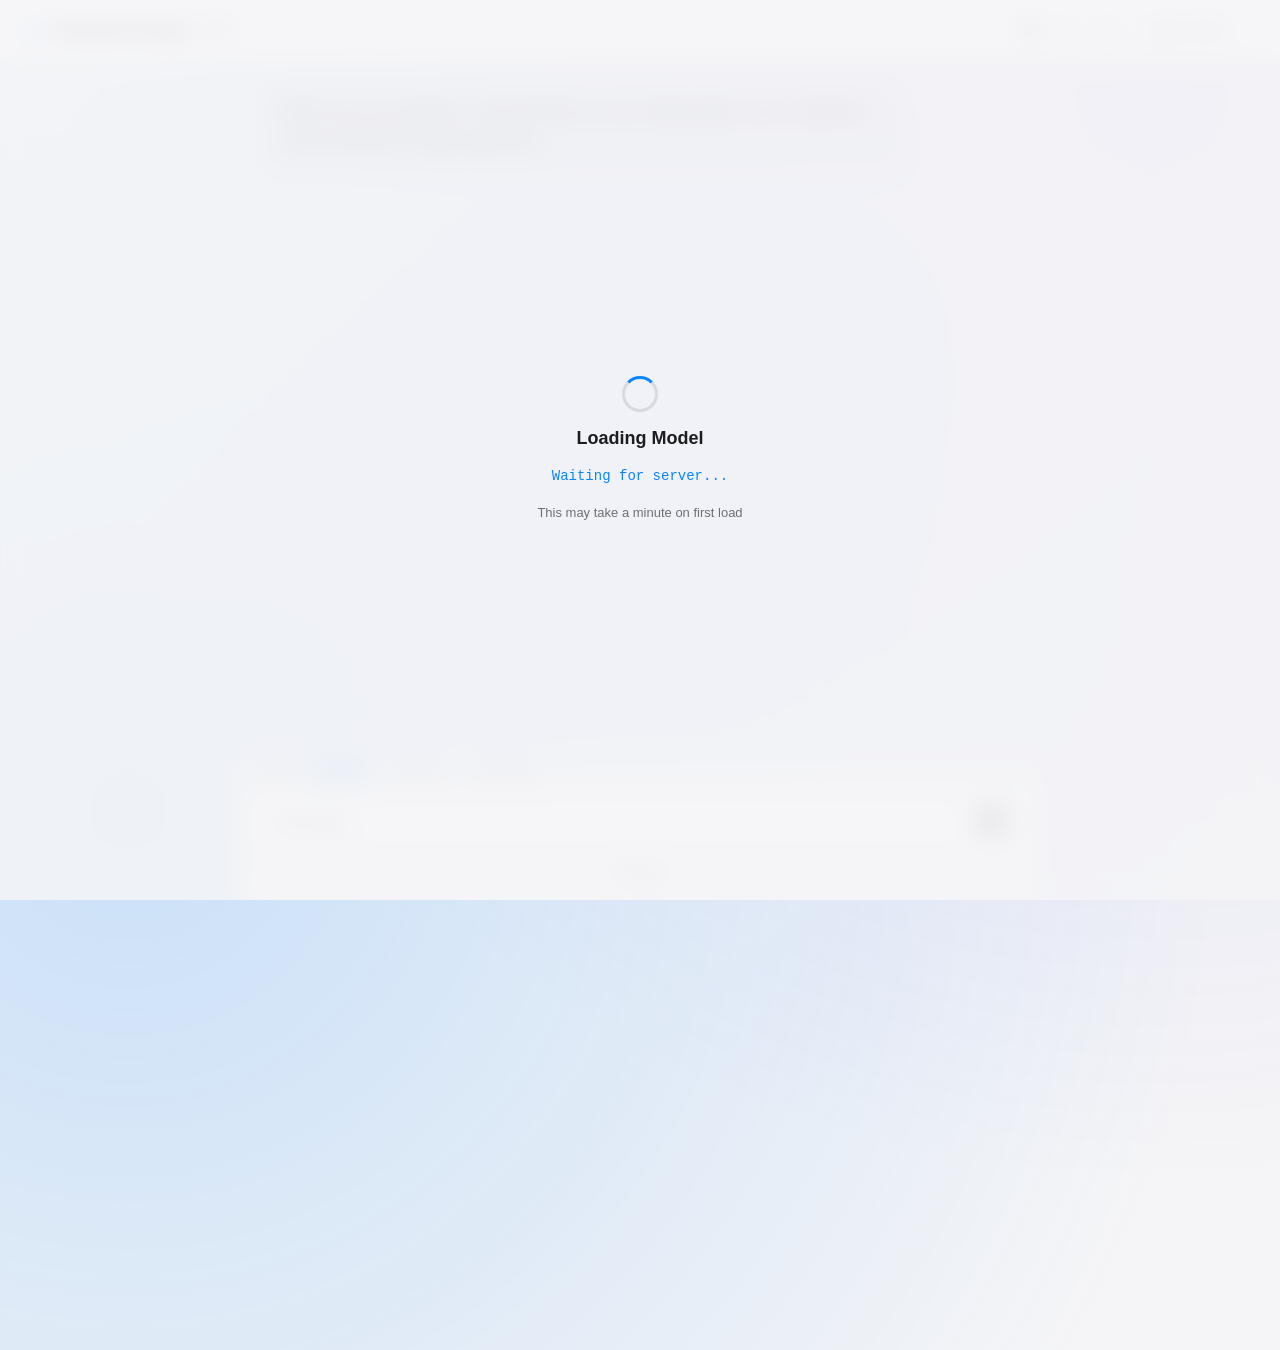
<file: frontend/index.html>
<!DOCTYPE html>
<html lang="en">

<head>
    <meta charset="UTF-8">
    <meta name="viewport" content="width=device-width, initial-scale=1.0">
    <title>Semantic Energy Chat</title>
    <meta http-equiv="Cache-Control" content="no-cache, no-store, must-revalidate">
    <meta http-equiv="Pragma" content="no-cache">
    <link rel="stylesheet" href="styles.css?v=15">
</head>

<body>
    <div class="background-mesh"></div>

    <!-- Model loading overlay -->
    <div class="loading-overlay" id="loading-overlay">
        <div class="loading-card">
            <div class="loading-spinner"></div>
            <div class="loading-title">Loading Model</div>
            <div class="loading-model" id="loading-model-name">Initializing...</div>
            <div class="loading-hint">This may take a minute on first load</div>
        </div>
    </div>

    <nav class="navbar">
        <div class="navbar-brand">
            <svg class="brand-icon" width="20" height="20" viewBox="0 0 24 24" fill="none">
                <path d="M13 2L4.5 13.5H11L10 22L19.5 10.5H13L13 2Z" fill="currentColor" stroke="currentColor"
                    stroke-width="1.5" stroke-linejoin="round" />
            </svg>
            <span class="brand-name">Semantic Energy</span>
            <span class="brand-badge">BETA</span>
        </div>
        <div class="navbar-controls">
            <button id="chart-btn" title="Score history chart" aria-label="Score history chart">
                <svg width="15" height="15" viewBox="0 0 24 24" fill="none">
                    <polyline points="22 12 18 12 15 21 9 3 6 12 2 12" stroke="currentColor" stroke-width="2"
                        stroke-linecap="round" stroke-linejoin="round" />
                </svg>
            </button>
            <button id="guide-btn" title="Metrics guide" aria-label="Metrics guide">
                <svg width="15" height="15" viewBox="0 0 24 24" fill="none">
                    <circle cx="12" cy="12" r="10" stroke="currentColor" stroke-width="2" />
                    <path d="M9.09 9a3 3 0 0 1 5.83 1c0 2-3 3-3 3" stroke="currentColor" stroke-width="2"
                        stroke-linecap="round" stroke-linejoin="round" />
                    <circle cx="12" cy="17" r="0.5" fill="currentColor" stroke="currentColor" stroke-width="1" />
                </svg>
            </button>
            <button id="clear-btn" title="Clear chat history" aria-label="Clear chat history">
                <svg width="15" height="15" viewBox="0 0 24 24" fill="none">
                    <polyline points="3 6 5 6 21 6" stroke="currentColor" stroke-width="2" stroke-linecap="round"
                        stroke-linejoin="round" />
                    <path d="M19 6l-1 14a2 2 0 0 1-2 2H8a2 2 0 0 1-2-2L5 6" stroke="currentColor" stroke-width="2"
                        stroke-linecap="round" stroke-linejoin="round" />
                    <path d="M10 11v6M14 11v6" stroke="currentColor" stroke-width="2" stroke-linecap="round"
                        stroke-linejoin="round" />
                    <path d="M9 6V4a1 1 0 0 1 1-1h4a1 1 0 0 1 1 1v2" stroke="currentColor" stroke-width="2"
                        stroke-linecap="round" stroke-linejoin="round" />
                </svg>
            </button>
            <div class="custom-dropdown" id="model-dropdown">
                <button class="dropdown-trigger" id="dropdown-trigger" aria-haspopup="listbox">
                    <span id="dropdown-label">Llama 3.1 8B</span>
                    <svg class="dropdown-chevron" viewBox="0 0 24 24" fill="none">
                        <path d="M6 9l6 6 6-6" stroke="currentColor" stroke-width="2" stroke-linecap="round"
                            stroke-linejoin="round" />
                    </svg>
                </button>
                <div class="dropdown-panel" id="dropdown-panel" role="listbox">
                    <div class="dropdown-item active" data-model-id="meta-llama/Llama-3.1-8B-Instruct"
                        data-label="Llama 3.1 8B" role="option">
                        <div class="dropdown-item-info">
                            <span class="dropdown-item-name">Llama 3.1 8B</span>
                            <span class="dropdown-item-desc">Better reasoning &amp; semantic depth</span>
                        </div>
                        <span class="dropdown-item-badge badge-recommended">Recommended</span>
                    </div>
                    <div class="dropdown-item" data-model-id="Qwen/Qwen3-8B" data-label="Qwen3 8B" role="option">
                        <div class="dropdown-item-info">
                            <span class="dropdown-item-name">Qwen3 8B</span>
                            <span class="dropdown-item-desc">Strong reasoning, 8-bit quantized</span>
                        </div>
                        <span class="dropdown-item-badge badge-new">New</span>
                    </div>
                </div>
            </div>
        </div>
    </nav>

    <div class="app-container">
        <main class="chat-container" id="chat-container">
            <div class="message system-message" id="welcome-message">
                <div class="message-bubble">
                    Hello! Ask me anything. I will calculate my own hallucination risk in real-time using Semantic
                    Energy logit flows.
                </div>
            </div>
        </main>

        <div class="input-area">
            <div class="mode-selector">
                <span class="mode-label">Mode</span>
                <button class="mode-btn active" data-mode="full"
                    title="Full Semantic Energy: 5 generations + LLM clustering (~60–120s)">Full SE</button>
                <button class="mode-btn" data-mode="slt"
                    title="Fast SLT: 1 generation + forward pass, post-generation probe (~5–15s)">Fast SLT</button>
                <button class="mode-btn" data-mode="tbg"
                    title="Fast TBG: single forward pass on prompt only, pre-generation probe (~0.5–2s)">Fast TBG</button>
            </div>
            <div class="input-wrapper">
                <textarea id="prompt-input" rows="1" placeholder="Message..." spellcheck="false"></textarea>
                <button id="send-button" aria-label="Send Message">
                    <svg viewBox="0 0 24 24" fill="none" xmlns="http://www.w3.org/2000/svg">
                        <path d="M5 12h14M12 5l7 7-7 7" stroke="currentColor" stroke-width="2" stroke-linecap="round"
                            stroke-linejoin="round" />
                    </svg>
                </button>
            </div>
            <div class="processing-status" id="status-text">Ready</div>
        </div>
    </div>

    <!-- Score History Chart Panel -->
    <div class="guide-overlay" id="chart-overlay">
        <div class="guide-modal chart-modal">
            <div class="guide-header">
                <span class="guide-title">Confidence Score History</span>
                <button class="guide-close" id="chart-close" aria-label="Close chart">&times;</button>
            </div>
            <div class="guide-body">
                <div id="score-chart-container" class="score-chart-container empty">
                    <div id="score-chart" class="score-chart">
                        <div class="chart-empty">No scores yet. Ask questions to see the confidence trend over time.</div>
                    </div>
                </div>
                <div class="chart-legend">
                    <span class="chart-legend-item"><span class="chart-dot" style="background:#34c759"></span> High confidence (&ge;65%)</span>
                    <span class="chart-legend-item"><span class="chart-dot" style="background:#ff9f0a"></span> Medium (35-65%)</span>
                    <span class="chart-legend-item"><span class="chart-dot" style="background:#ff453a"></span> Low (&lt;35%)</span>
                </div>
                <p class="chart-note">Each dot represents one question. Hover for details. The chart tracks the combined hallucination risk score (1 - confidence) across your conversation.</p>
            </div>
        </div>
    </div>

    <!-- Metrics Guide Modal -->
    <div class="guide-overlay" id="guide-overlay">
        <div class="guide-modal">
            <div class="guide-header">
                <span class="guide-title">Metrics Guide</span>
                <button class="guide-close" id="guide-close" aria-label="Close guide">&times;</button>
            </div>
            <div class="guide-body">
                <div class="guide-section">
                    <div class="guide-section-title">Scoring Modes</div>
                    <div class="guide-item">
                        <span class="guide-label">Full SE</span>
                        <span class="guide-desc">Generates 5 diverse responses, clusters them by semantic similarity,
                            then computes energy flow across clusters using sum-normalized Boltzmann logits. The main
                            answer's cluster energy becomes the confidence score. Most thorough but slowest (~60-120s).</span>
                    </div>
                    <div class="guide-item">
                        <span class="guide-label">Fast SLT</span>
                        <span class="guide-desc">Generates 1 response, runs a separate forward pass, then extracts the
                            second-to-last token's (SLT) hidden states. Two trained logistic regression probes (energy +
                            entropy) predict hallucination risk from these hidden states. Post-generation signal (~5-15s).</span>
                    </div>
                    <div class="guide-item">
                        <span class="guide-label">Fast TBG</span>
                        <span class="guide-desc">Two-phase mode. Phase 1: analyzes the last prompt token's (TBG) hidden
                            states before generation for a pre-generation risk estimate. Phase 2: generates a response
                            with SLT sentence-level analysis. Badge shows TBG score; sentences use SLT probes (~5-15s).</span>
                    </div>
                </div>
                <div class="guide-section">
                    <div class="guide-section-title">Overall Confidence Badge</div>
                    <div class="guide-item">
                        <span class="guide-label">Confidence %</span>
                        <span class="guide-desc">Computed as <code>1 - combined_risk</code>. Thresholds:
                            <strong>HIGH</strong> (&ge;65%), <strong>MEDIUM</strong> (35-65%), <strong>LOW</strong> (&lt;35%).
                            In Full SE mode this comes from the main cluster's energy. In probe modes it comes from the
                            combined probe risk score.</span>
                    </div>
                </div>
                <div class="guide-section">
                    <div class="guide-section-title">Detail Metrics (Probe Modes: SLT / TBG)</div>
                    <div class="guide-item">
                        <span class="guide-label">Energy Risk</span>
                        <span class="guide-desc">Output of the energy probe:
                            <code>1 - predict_proba(hidden_states)[class=1]</code>. The probe was trained on binarized
                            Semantic Energy teacher scores (from full multi-sample clustering). It predicts whether the
                            model's internal state at this token resembles states that produced correct answers (low risk)
                            or incorrect answers (high risk). Range: 0 (confident) to 1 (risky).</span>
                    </div>
                    <div class="guide-item">
                        <span class="guide-label">Entropy Risk</span>
                        <span class="guide-desc">Output of the entropy probe:
                            <code>predict_proba(hidden_states)[class=1]</code>. Trained on binarized cluster-assignment
                            entropy teacher scores. Captures whether the model's hidden representations show internal
                            uncertainty (high entropy = model would produce diverse, inconsistent answers if sampled
                            multiple times). Range: 0 (certain) to 1 (uncertain).</span>
                    </div>
                    <div class="guide-item">
                        <span class="guide-label">Combined Risk</span>
                        <span class="guide-desc">For <strong>short answers</strong> (&le;100 tokens):
                            <code>0.5 &times; slt_combined + 0.5 &times; mean(per_sentence_risks)</code>,
                            where <code>slt_combined = 0.70 &times; energy_risk + 0.30 &times; entropy_risk</code>.
                            For <strong>long answers</strong> (&gt;100 tokens): a weighted blend of the overall SLT
                            combined risk (15%), the highest per-sentence probe risk (adaptive weight), and the mean
                            per-sentence probe risk (remaining weight). This ensures long multi-sentence responses are
                            scored by their most risky claims, not just the overall SLT signal.</span>
                    </div>
                </div>
                <div class="guide-section">
                    <div class="guide-section-title">Detail Metrics (Full SE Mode)</div>
                    <div class="guide-item">
                        <span class="guide-label">Clusters Found</span>
                        <span class="guide-desc">Number of semantically distinct answer groups from 5 generated responses.
                            Fewer clusters = more consistent = higher confidence. 1 cluster means all 5 responses were
                            semantically equivalent.</span>
                    </div>
                    <div class="guide-item">
                        <span class="guide-label">Cluster Energy</span>
                        <span class="guide-desc">Computed via <code>sum_normalize(boltzmann_logits_per_cluster)</code>.
                            Each cluster's energy represents its share of the total logit mass. The main answer's cluster
                            energy is the confidence score. All cluster energies sum to 1.0.</span>
                    </div>
                </div>
                <div class="guide-section">
                    <div class="guide-section-title">Sentence-Level Analysis</div>
                    <div class="guide-item">
                        <span class="guide-label">Sentence Confidence</span>
                        <span class="guide-desc">Per-sentence logit-based score (B1 baseline). For each sentence, the mean
                            chosen-token logit is mapped through a calibrated sigmoid:
                            <code>&sigma;((logit - center) / scale)</code>. Measures how certain the model was about each
                            word choice in that sentence. This is NOT Semantic Energy &mdash; no clustering is performed.</span>
                    </div>
                    <div class="guide-item">
                        <span class="guide-label">Sentence Probe Risk</span>
                        <span class="guide-desc">Per-sentence hallucination risk using two trained probes (SLT mode only).
                            Hidden states at each sentence's last token are extracted and scored by both the energy probe
                            and entropy probe. Combined weighted average: energy 70% + entropy 30%. The probe risk
                            directly sets the sentence confidence level: &ge;65% = RISK, 35-65% = WARN, &lt;35% = OK.</span>
                    </div>
                    <div class="guide-item">
                        <span class="guide-label">Sentence Avg Conf</span>
                        <span class="guide-desc">Mean of all per-sentence logit confidence scores (claim sentences only).
                            A supplementary signal showing overall token-level certainty. High sentence avg conf with low
                            probe confidence can indicate the model was "confidently wrong."</span>
                    </div>
                    <div class="guide-item">
                        <span class="guide-label">Highlighting</span>
                        <span class="guide-desc">Sentences are tinted in the response bubble. No tint = high confidence.
                            Amber tint = medium confidence. Red tint = low confidence. Non-claim sentences (greetings,
                            filler) are skipped and show a dash. Hover any sentence for exact scores.</span>
                    </div>
                </div>
            </div>
        </div>
    </div>

    <script src="script.js?v=18"></script>
</body>

</html>
</file>
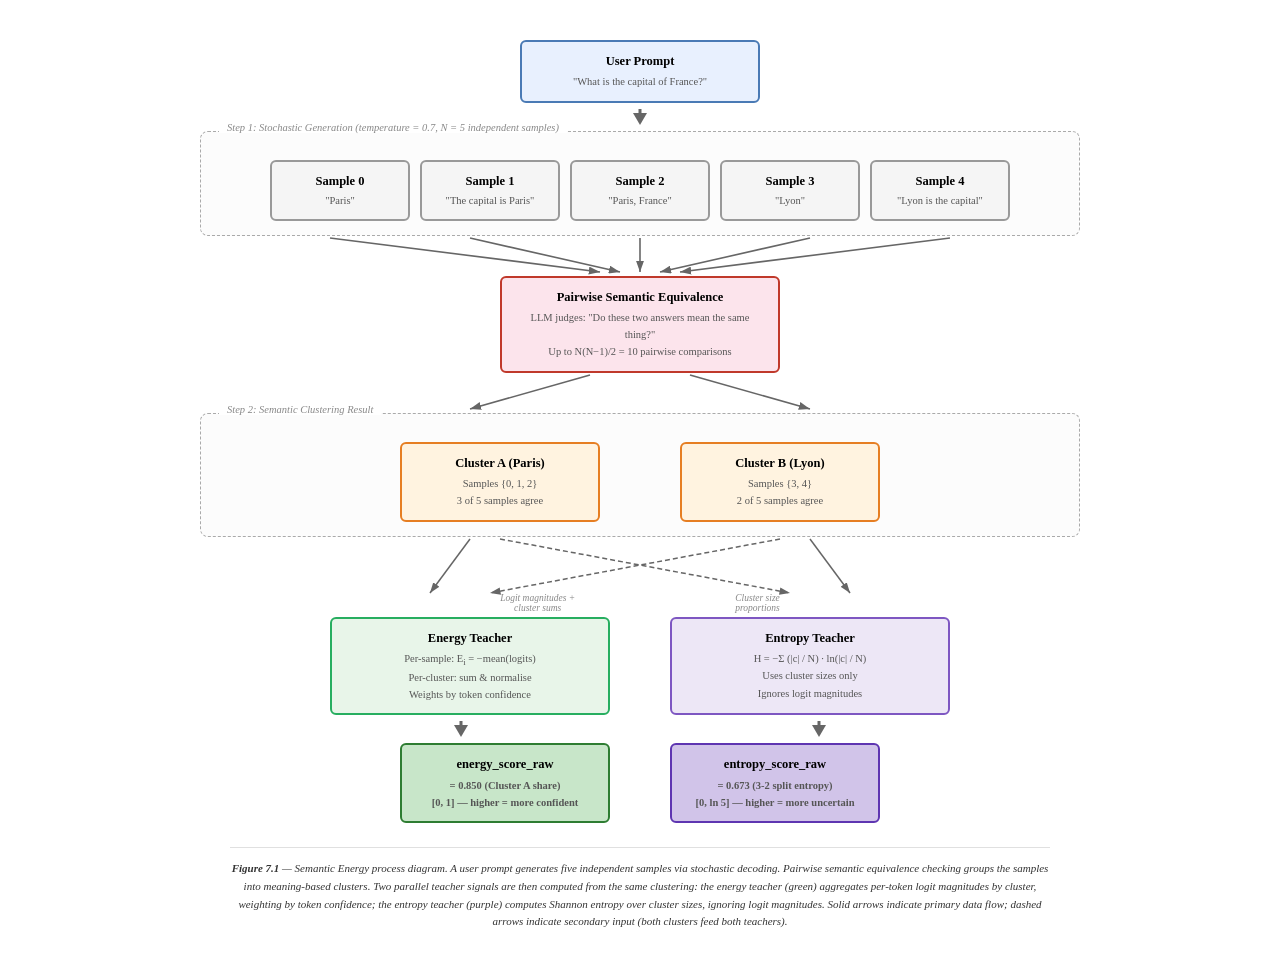
<file: docs/figures/figure_7_1_semantic_energy_process.html>
<!DOCTYPE html>
<html lang="en">
<head>
<meta charset="UTF-8">
<title>Figure 7.1 — Semantic Energy Process Diagram</title>
<style>
  * { margin: 0; padding: 0; box-sizing: border-box; }
  body {
    font-family: 'Times New Roman', Georgia, serif;
    background: #fff;
    display: flex;
    justify-content: center;
    padding: 40px 20px;
  }
  .diagram {
    width: 880px;
  }

  /* ---- Shared ---- */
  .row {
    display: flex;
    justify-content: center;
    align-items: flex-start;
  }
  .arrow-down {
    display: flex;
    justify-content: center;
    padding: 6px 0;
  }
  .arrow-down svg { width: 18px; height: 16px; }
  .arrow-down-wide {
    display: flex;
    justify-content: center;
    gap: 340px;
    padding: 6px 0;
  }

  /* ---- Boxes ---- */
  .box {
    border: 2px solid #333;
    border-radius: 6px;
    padding: 10px 14px;
    text-align: center;
    font-size: 12px;
    line-height: 1.45;
    background: #fff;
  }
  .box .label {
    font-weight: bold;
    font-size: 12.5px;
    display: block;
    margin-bottom: 3px;
  }
  .box .detail {
    font-size: 10.5px;
    color: #555;
  }

  /* Prompt */
  .box-prompt {
    background: #e8f0fe;
    border-color: #4a7ab5;
    width: 240px;
  }

  /* Samples */
  .box-sample {
    background: #f5f5f5;
    border-color: #999;
    width: 140px;
    font-size: 11px;
  }

  /* Pairwise */
  .box-pairwise {
    background: #fce4ec;
    border-color: #c0392b;
    width: 280px;
  }

  /* Clusters */
  .box-cluster {
    background: #fff3e0;
    border-color: #e67e22;
    width: 200px;
  }

  /* Teachers */
  .box-teacher {
    width: 280px;
  }
  .box-teacher-energy {
    background: #e8f5e9;
    border-color: #27ae60;
  }
  .box-teacher-entropy {
    background: #ede7f6;
    border-color: #7e57c2;
  }

  /* Scores */
  .box-score {
    border-width: 2.5px;
    font-weight: bold;
    width: 210px;
  }
  .box-score-energy {
    background: #c8e6c9;
    border-color: #2e7d32;
  }
  .box-score-entropy {
    background: #d1c4e9;
    border-color: #5e35b1;
  }

  /* ---- Group frame ---- */
  .group-frame {
    border: 1.5px dashed #aaa;
    border-radius: 8px;
    padding: 28px 16px 14px 16px;
    position: relative;
    background: rgba(248,248,248,0.4);
  }
  .group-frame .group-title {
    position: absolute;
    top: -10px;
    left: 18px;
    background: #fff;
    padding: 0 8px;
    font-size: 10.5px;
    color: #888;
    font-style: italic;
  }

  /* ---- Samples row ---- */
  .samples-row {
    display: flex;
    justify-content: center;
    gap: 10px;
  }

  /* ---- Clusters row ---- */
  .clusters-row {
    display: flex;
    justify-content: center;
    gap: 80px;
  }

  /* ---- Teachers row ---- */
  .teachers-row {
    display: flex;
    justify-content: center;
    gap: 60px;
  }

  /* ---- Scores row ---- */
  .scores-row {
    display: flex;
    justify-content: center;
    gap: 60px;
  }

  /* ---- Fan arrows (SVG between rows) ---- */
  .fan-arrows {
    width: 100%;
    height: 40px;
    display: block;
  }
  .fan-arrows line {
    stroke: #666;
    stroke-width: 1.6;
  }
  .fan-arrows polygon { fill: #666; }

  .cross-arrows {
    width: 100%;
    height: 60px;
    display: block;
  }
  .cross-arrows line {
    stroke: #666;
    stroke-width: 1.5;
  }
  .cross-arrows polygon { fill: #666; }

  /* ---- Arrow label between sections ---- */
  .section-label {
    display: flex;
    justify-content: center;
    gap: 160px;
    padding: 0;
    margin-top: -4px;
    margin-bottom: 4px;
  }
  .section-label span {
    font-size: 9.5px;
    color: #888;
    font-style: italic;
    text-align: center;
  }

  /* ---- Caption ---- */
  .caption {
    text-align: center;
    font-size: 11px;
    color: #333;
    margin-top: 24px;
    font-style: italic;
    line-height: 1.6;
    max-width: 820px;
    margin-left: auto;
    margin-right: auto;
    border-top: 1px solid #e0e0e0;
    padding-top: 12px;
  }
</style>
</head>
<body>
<div class="diagram">

  <!-- 1. USER PROMPT -->
  <div class="row">
    <div class="box box-prompt">
      <span class="label">User Prompt</span>
      <span class="detail">"What is the capital of France?"</span>
    </div>
  </div>

  <!-- Arrow: prompt → generation -->
  <div class="arrow-down">
    <svg viewBox="0 0 18 16"><polygon points="9,16 2,4 16,4" fill="#666"/><rect x="7.5" y="0" width="3" height="6" fill="#666"/></svg>
  </div>

  <!-- 2. GENERATION GROUP -->
  <div class="group-frame">
    <span class="group-title">Step 1: Stochastic Generation (temperature = 0.7, N = 5 independent samples)</span>
    <div class="samples-row">
      <div class="box box-sample">
        <span class="label">Sample 0</span>
        <span class="detail">"Paris"</span>
      </div>
      <div class="box box-sample">
        <span class="label">Sample 1</span>
        <span class="detail">"The capital is Paris"</span>
      </div>
      <div class="box box-sample">
        <span class="label">Sample 2</span>
        <span class="detail">"Paris, France"</span>
      </div>
      <div class="box box-sample">
        <span class="label">Sample 3</span>
        <span class="detail">"Lyon"</span>
      </div>
      <div class="box box-sample">
        <span class="label">Sample 4</span>
        <span class="detail">"Lyon is the capital"</span>
      </div>
    </div>
  </div>

  <!-- Arrow: samples → pairwise -->
  <svg class="fan-arrows" viewBox="0 0 880 40">
    <defs>
      <marker id="a1" markerWidth="7" markerHeight="5" refX="7" refY="2.5" orient="auto">
        <polygon points="0 0, 7 2.5, 0 5" fill="#666"/>
      </marker>
    </defs>
    <!-- 5 lines converging to center bottom -->
    <line x1="130" y1="2"  x2="400" y2="36" marker-end="url(#a1)"/>
    <line x1="270" y1="2"  x2="420" y2="36" marker-end="url(#a1)"/>
    <line x1="440" y1="2"  x2="440" y2="36" marker-end="url(#a1)"/>
    <line x1="610" y1="2"  x2="460" y2="36" marker-end="url(#a1)"/>
    <line x1="750" y1="2"  x2="480" y2="36" marker-end="url(#a1)"/>
  </svg>

  <!-- 3. PAIRWISE CHECK -->
  <div class="row">
    <div class="box box-pairwise">
      <span class="label">Pairwise Semantic Equivalence</span>
      <span class="detail">LLM judges: "Do these two answers mean the same thing?"<br>Up to N(N−1)/2 = 10 pairwise comparisons</span>
    </div>
  </div>

  <!-- Arrow: pairwise → clusters (fork) -->
  <svg class="fan-arrows" viewBox="0 0 880 40">
    <line x1="390" y1="2"  x2="270" y2="36" marker-end="url(#a1)"/>
    <line x1="490" y1="2"  x2="610" y2="36" marker-end="url(#a1)"/>
  </svg>

  <!-- 4. CLUSTERING RESULT -->
  <div class="group-frame">
    <span class="group-title">Step 2: Semantic Clustering Result</span>
    <div class="clusters-row">
      <div class="box box-cluster">
        <span class="label">Cluster A (Paris)</span>
        <span class="detail">Samples {0, 1, 2}<br>3 of 5 samples agree</span>
      </div>
      <div class="box box-cluster">
        <span class="label">Cluster B (Lyon)</span>
        <span class="detail">Samples {3, 4}<br>2 of 5 samples agree</span>
      </div>
    </div>
  </div>

  <!-- Cross arrows: both clusters feed both teachers -->
  <svg class="cross-arrows" viewBox="0 0 880 60">
    <!-- Cluster A (left, ~270) → Energy Teacher (left, ~250) — solid, primary -->
    <line x1="270" y1="2"  x2="230" y2="56" marker-end="url(#a1)" stroke-width="1.8"/>
    <!-- Cluster B (right, ~610) → Entropy Teacher (right, ~630) — solid, primary -->
    <line x1="610" y1="2"  x2="650" y2="56" marker-end="url(#a1)" stroke-width="1.8"/>
    <!-- Cluster B → Energy Teacher — dashed, secondary -->
    <line x1="580" y1="2"  x2="290" y2="56" marker-end="url(#a1)" stroke-dasharray="5,3" stroke-width="1.2" stroke="#999"/>
    <!-- Cluster A → Entropy Teacher — dashed, secondary -->
    <line x1="300" y1="2"  x2="590" y2="56" marker-end="url(#a1)" stroke-dasharray="5,3" stroke-width="1.2" stroke="#999"/>
  </svg>

  <!-- Feed labels -->
  <div class="section-label">
    <span>Logit magnitudes +<br>cluster sums</span>
    <span>Cluster size<br>proportions</span>
  </div>

  <!-- 5. TEACHER BOXES -->
  <div class="teachers-row">
    <div class="box box-teacher box-teacher-energy">
      <span class="label">Energy Teacher</span>
      <span class="detail">
        Per-sample: E<sub>i</sub> = −mean(logits)<br>
        Per-cluster: sum &amp; normalise<br>
        Weights by token confidence
      </span>
    </div>
    <div class="box box-teacher box-teacher-entropy">
      <span class="label">Entropy Teacher</span>
      <span class="detail">
        H = −Σ (|c| / N) · ln(|c| / N)<br>
        Uses cluster sizes only<br>
        Ignores logit magnitudes
      </span>
    </div>
  </div>

  <!-- Arrow: teachers → scores -->
  <div class="arrow-down-wide">
    <svg viewBox="0 0 18 16" width="18" height="16"><polygon points="9,16 2,4 16,4" fill="#666"/><rect x="7.5" y="0" width="3" height="6" fill="#666"/></svg>
    <svg viewBox="0 0 18 16" width="18" height="16"><polygon points="9,16 2,4 16,4" fill="#666"/><rect x="7.5" y="0" width="3" height="6" fill="#666"/></svg>
  </div>

  <!-- 6. FINAL SCORES -->
  <div class="scores-row">
    <div class="box box-score box-score-energy">
      <span class="label">energy_score_raw</span>
      <span class="detail">= 0.850 (Cluster A share)<br>[0, 1] — higher = more confident</span>
    </div>
    <div class="box box-score box-score-entropy">
      <span class="label">entropy_score_raw</span>
      <span class="detail">= 0.673 (3-2 split entropy)<br>[0, ln 5] — higher = more uncertain</span>
    </div>
  </div>

  <!-- CAPTION -->
  <div class="caption">
    <strong>Figure 7.1</strong> — Semantic Energy process diagram. A user prompt generates five independent samples via stochastic decoding.
    Pairwise semantic equivalence checking groups the samples into meaning-based clusters. Two parallel teacher signals are then computed from the same clustering:
    the <em>energy teacher</em> (green) aggregates per-token logit magnitudes by cluster, weighting by token confidence;
    the <em>entropy teacher</em> (purple) computes Shannon entropy over cluster sizes, ignoring logit magnitudes.
    Solid arrows indicate primary data flow; dashed arrows indicate secondary input (both clusters feed both teachers).
  </div>

</div>
</body>
</html>
</file>
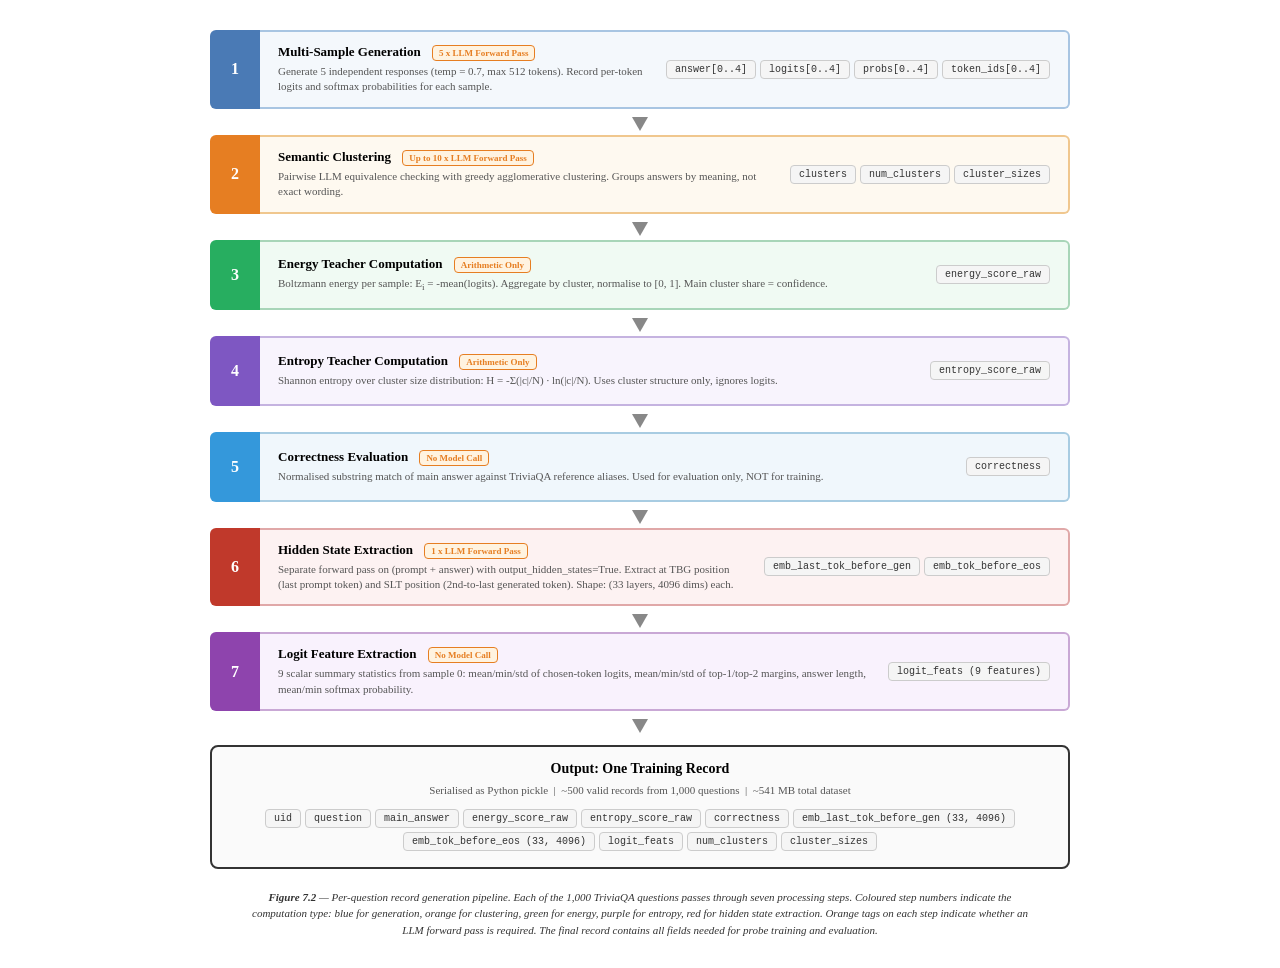
<file: docs/figures/figure_7_2_record_generation_pipeline.html>
<!DOCTYPE html>
<html lang="en">
<head>
<meta charset="UTF-8">
<title>Figure 7.2 — Per-Question Record Generation Pipeline</title>
<style>
  * { margin: 0; padding: 0; box-sizing: border-box; }
  body {
    font-family: 'Times New Roman', Georgia, serif;
    background: #fff;
    display: flex;
    justify-content: center;
    padding: 30px 20px;
  }
  .diagram { width: 860px; }
  .caption {
    text-align: center;
    font-size: 11px;
    color: #333;
    margin-top: 20px;
    font-style: italic;
    line-height: 1.5;
    max-width: 800px;
    margin-left: auto;
    margin-right: auto;
  }

  .pipeline {
    display: flex;
    flex-direction: column;
    align-items: center;
    gap: 0;
  }

  .step {
    display: flex;
    align-items: stretch;
    width: 100%;
    gap: 0;
  }

  .step-number {
    width: 50px;
    min-height: 70px;
    display: flex;
    align-items: center;
    justify-content: center;
    font-weight: bold;
    font-size: 16px;
    color: #fff;
    border-radius: 6px 0 0 6px;
    flex-shrink: 0;
  }

  .step-content {
    flex: 1;
    border: 2px solid #ddd;
    border-left: none;
    border-radius: 0 6px 6px 0;
    padding: 12px 18px;
    display: flex;
    justify-content: space-between;
    align-items: center;
    min-height: 70px;
  }

  .step-main {
    flex: 1;
  }

  .step-title {
    font-weight: bold;
    font-size: 13px;
    margin-bottom: 3px;
  }

  .step-desc {
    font-size: 11px;
    color: #555;
    line-height: 1.4;
  }

  .step-output {
    text-align: right;
    flex-shrink: 0;
    margin-left: 20px;
  }

  .output-tag {
    display: inline-block;
    background: #f5f5f5;
    border: 1px solid #ccc;
    border-radius: 4px;
    padding: 3px 8px;
    font-size: 10px;
    font-family: 'Consolas', 'Courier New', monospace;
    margin: 2px 0;
    color: #333;
  }

  .model-tag {
    display: inline-block;
    background: #fff3e0;
    border: 1px solid #e67e22;
    border-radius: 4px;
    padding: 2px 6px;
    font-size: 9px;
    color: #e67e22;
    font-weight: bold;
    margin-left: 8px;
  }

  .arrow-down {
    display: flex;
    justify-content: center;
    padding: 4px 0;
  }
  .arrow-down svg {
    width: 20px;
    height: 18px;
  }

  /* Color coding for step numbers */
  .step-gen { background: #4a7ab5; }
  .step-cluster { background: #e67e22; }
  .step-energy { background: #27ae60; }
  .step-entropy { background: #7e57c2; }
  .step-correct { background: #3498db; }
  .step-hidden { background: #c0392b; }
  .step-logit { background: #8e44ad; }

  .step-content.bg-gen { border-color: #a8c5e2; background: #f4f8fc; }
  .step-content.bg-cluster { border-color: #f0c78e; background: #fef9f0; }
  .step-content.bg-energy { border-color: #a8d5b8; background: #f0faf3; }
  .step-content.bg-entropy { border-color: #c5b3e0; background: #f8f4fd; }
  .step-content.bg-correct { border-color: #a8cce2; background: #f0f7fc; }
  .step-content.bg-hidden { border-color: #e0a8a8; background: #fdf2f2; }
  .step-content.bg-logit { border-color: #c9a8d5; background: #f9f2fd; }

  .final-box {
    border: 2.5px solid #333;
    border-radius: 8px;
    padding: 14px 24px;
    text-align: center;
    background: #fafafa;
    margin-top: 8px;
    width: 100%;
  }
  .final-box .step-title { font-size: 14px; }
  .final-box .step-desc { font-size: 11px; }
</style>
</head>
<body>
<div class="diagram">
  <div class="pipeline">

    <!-- Step 1 -->
    <div class="step">
      <div class="step-number step-gen">1</div>
      <div class="step-content bg-gen">
        <div class="step-main">
          <div class="step-title">Multi-Sample Generation <span class="model-tag">5 x LLM Forward Pass</span></div>
          <div class="step-desc">Generate 5 independent responses (temp = 0.7, max 512 tokens). Record per-token logits and softmax probabilities for each sample.</div>
        </div>
        <div class="step-output">
          <div class="output-tag">answer[0..4]</div>
          <div class="output-tag">logits[0..4]</div>
          <div class="output-tag">probs[0..4]</div>
          <div class="output-tag">token_ids[0..4]</div>
        </div>
      </div>
    </div>

    <div class="arrow-down"><svg viewBox="0 0 20 18"><polygon points="10,18 2,4 18,4" fill="#888"/></svg></div>

    <!-- Step 2 -->
    <div class="step">
      <div class="step-number step-cluster">2</div>
      <div class="step-content bg-cluster">
        <div class="step-main">
          <div class="step-title">Semantic Clustering <span class="model-tag">Up to 10 x LLM Forward Pass</span></div>
          <div class="step-desc">Pairwise LLM equivalence checking with greedy agglomerative clustering. Groups answers by meaning, not exact wording.</div>
        </div>
        <div class="step-output">
          <div class="output-tag">clusters</div>
          <div class="output-tag">num_clusters</div>
          <div class="output-tag">cluster_sizes</div>
        </div>
      </div>
    </div>

    <div class="arrow-down"><svg viewBox="0 0 20 18"><polygon points="10,18 2,4 18,4" fill="#888"/></svg></div>

    <!-- Step 3 -->
    <div class="step">
      <div class="step-number step-energy">3</div>
      <div class="step-content bg-energy">
        <div class="step-main">
          <div class="step-title">Energy Teacher Computation <span class="model-tag">Arithmetic Only</span></div>
          <div class="step-desc">Boltzmann energy per sample: E<sub>i</sub> = -mean(logits). Aggregate by cluster, normalise to [0, 1]. Main cluster share = confidence.</div>
        </div>
        <div class="step-output">
          <div class="output-tag">energy_score_raw</div>
        </div>
      </div>
    </div>

    <div class="arrow-down"><svg viewBox="0 0 20 18"><polygon points="10,18 2,4 18,4" fill="#888"/></svg></div>

    <!-- Step 4 -->
    <div class="step">
      <div class="step-number step-entropy">4</div>
      <div class="step-content bg-entropy">
        <div class="step-main">
          <div class="step-title">Entropy Teacher Computation <span class="model-tag">Arithmetic Only</span></div>
          <div class="step-desc">Shannon entropy over cluster size distribution: H = -&Sigma;(|c|/N) &middot; ln(|c|/N). Uses cluster structure only, ignores logits.</div>
        </div>
        <div class="step-output">
          <div class="output-tag">entropy_score_raw</div>
        </div>
      </div>
    </div>

    <div class="arrow-down"><svg viewBox="0 0 20 18"><polygon points="10,18 2,4 18,4" fill="#888"/></svg></div>

    <!-- Step 5 -->
    <div class="step">
      <div class="step-number step-correct">5</div>
      <div class="step-content bg-correct">
        <div class="step-main">
          <div class="step-title">Correctness Evaluation <span class="model-tag">No Model Call</span></div>
          <div class="step-desc">Normalised substring match of main answer against TriviaQA reference aliases. Used for evaluation only, NOT for training.</div>
        </div>
        <div class="step-output">
          <div class="output-tag">correctness</div>
        </div>
      </div>
    </div>

    <div class="arrow-down"><svg viewBox="0 0 20 18"><polygon points="10,18 2,4 18,4" fill="#888"/></svg></div>

    <!-- Step 6 -->
    <div class="step">
      <div class="step-number step-hidden">6</div>
      <div class="step-content bg-hidden">
        <div class="step-main">
          <div class="step-title">Hidden State Extraction <span class="model-tag">1 x LLM Forward Pass</span></div>
          <div class="step-desc">Separate forward pass on (prompt + answer) with output_hidden_states=True. Extract at TBG position (last prompt token) and SLT position (2nd-to-last generated token). Shape: (33 layers, 4096 dims) each.</div>
        </div>
        <div class="step-output">
          <div class="output-tag">emb_last_tok_before_gen</div>
          <div class="output-tag">emb_tok_before_eos</div>
        </div>
      </div>
    </div>

    <div class="arrow-down"><svg viewBox="0 0 20 18"><polygon points="10,18 2,4 18,4" fill="#888"/></svg></div>

    <!-- Step 7 -->
    <div class="step">
      <div class="step-number step-logit">7</div>
      <div class="step-content bg-logit">
        <div class="step-main">
          <div class="step-title">Logit Feature Extraction <span class="model-tag">No Model Call</span></div>
          <div class="step-desc">9 scalar summary statistics from sample 0: mean/min/std of chosen-token logits, mean/min/std of top-1/top-2 margins, answer length, mean/min softmax probability.</div>
        </div>
        <div class="step-output">
          <div class="output-tag">logit_feats (9 features)</div>
        </div>
      </div>
    </div>

    <div class="arrow-down"><svg viewBox="0 0 20 18"><polygon points="10,18 2,4 18,4" fill="#888"/></svg></div>

    <!-- Final output -->
    <div class="final-box">
      <div class="step-title">Output: One Training Record</div>
      <div class="step-desc" style="margin-top: 6px;">
        Serialised as Python pickle &nbsp;|&nbsp; ~500 valid records from 1,000 questions &nbsp;|&nbsp; ~541 MB total dataset
      </div>
      <div style="margin-top: 8px;">
        <span class="output-tag">uid</span>
        <span class="output-tag">question</span>
        <span class="output-tag">main_answer</span>
        <span class="output-tag">energy_score_raw</span>
        <span class="output-tag">entropy_score_raw</span>
        <span class="output-tag">correctness</span>
        <span class="output-tag">emb_last_tok_before_gen (33, 4096)</span>
        <span class="output-tag">emb_tok_before_eos (33, 4096)</span>
        <span class="output-tag">logit_feats</span>
        <span class="output-tag">num_clusters</span>
        <span class="output-tag">cluster_sizes</span>
      </div>
    </div>

  </div>

  <div class="caption">
    <strong>Figure 7.2</strong> — Per-question record generation pipeline. Each of the 1,000 TriviaQA questions passes through seven processing steps.
    Coloured step numbers indicate the computation type: blue for generation, orange for clustering, green for energy, purple for entropy,
    red for hidden state extraction. Orange tags on each step indicate whether an LLM forward pass is required.
    The final record contains all fields needed for probe training and evaluation.
  </div>
</div>
</body>
</html>
</file>
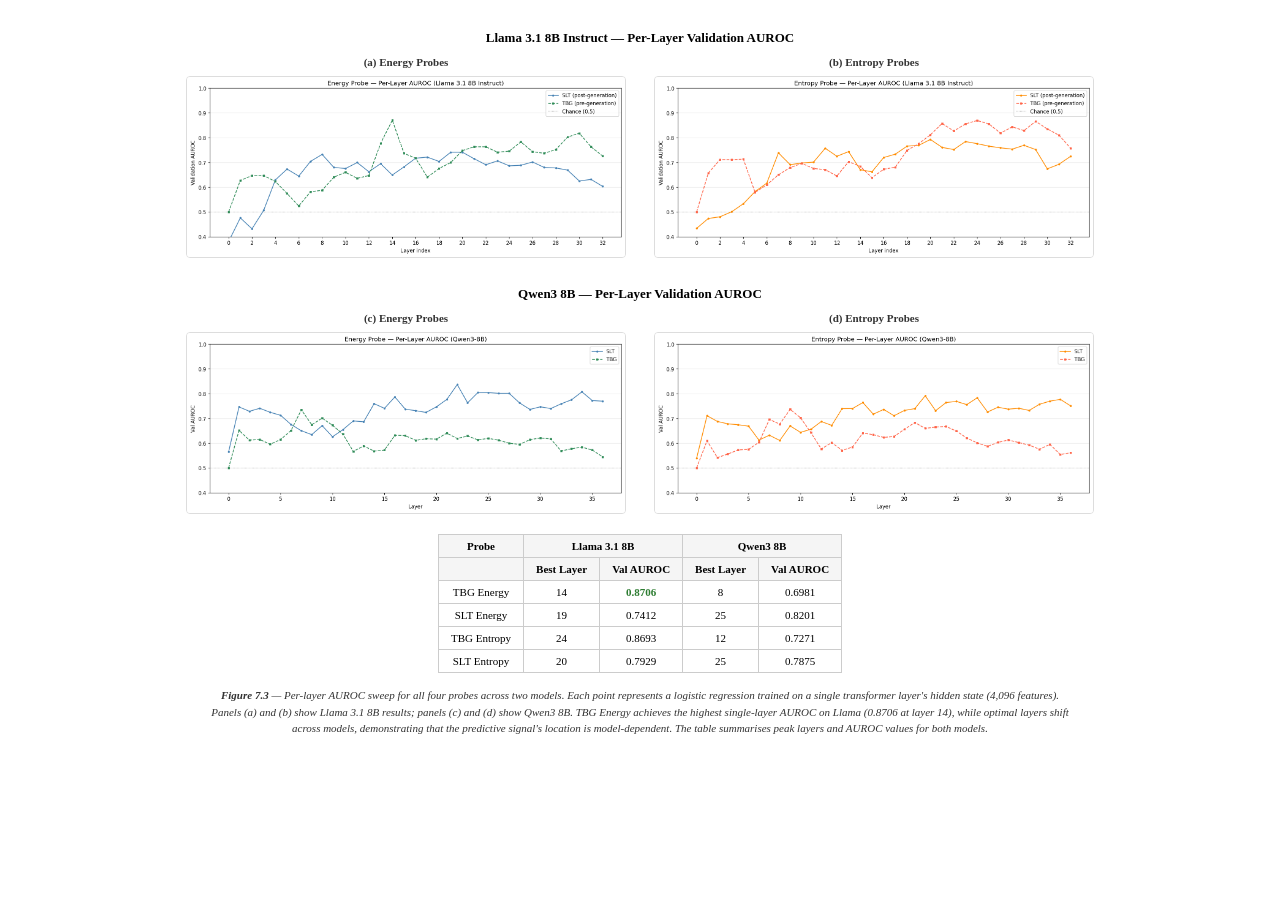
<file: docs/figures/figure_7_3_layer_sweep.html>
<!DOCTYPE html>
<html lang="en">
<head>
<meta charset="UTF-8">
<title>Figure 7.3 — Per-Layer AUROC Sweep</title>
<style>
  * { margin: 0; padding: 0; box-sizing: border-box; }
  body {
    font-family: 'Times New Roman', Georgia, serif;
    background: #fff;
    display: flex;
    justify-content: center;
    padding: 30px 20px;
  }
  .diagram { width: 920px; }
  .caption {
    text-align: center;
    font-size: 11px;
    color: #333;
    margin-top: 14px;
    font-style: italic;
    line-height: 1.5;
    max-width: 860px;
    margin-left: auto;
    margin-right: auto;
  }
  .image-row {
    display: flex;
    gap: 16px;
    justify-content: center;
    align-items: flex-start;
  }
  .image-panel {
    flex: 1;
    text-align: center;
  }
  .image-panel img {
    width: 100%;
    max-width: 440px;
    border: 1px solid #ddd;
    border-radius: 4px;
  }
  .image-label {
    font-size: 11px;
    font-weight: bold;
    margin-bottom: 8px;
    color: #333;
  }
  .peak-table {
    margin: 16px auto 0;
    border-collapse: collapse;
    font-size: 11px;
  }
  .peak-table th, .peak-table td {
    border: 1px solid #ccc;
    padding: 5px 12px;
    text-align: center;
  }
  .peak-table th {
    background: #f5f5f5;
    font-weight: bold;
  }
  .peak-table .highlight {
    font-weight: bold;
    color: #2e7d32;
  }
</style>
</head>
<body>
<div class="diagram">

  <!-- Llama plots -->
  <div style="text-align: center; font-weight: bold; font-size: 13px; margin-bottom: 10px;">
    Llama 3.1 8B Instruct — Per-Layer Validation AUROC
  </div>
  <div class="image-row">
    <div class="image-panel">
      <div class="image-label">(a) Energy Probes</div>
      <img src="../../notebooks/figures/energy_probe_layer_sweep.png" alt="Energy probe layer sweep — Llama 3.1 8B">
    </div>
    <div class="image-panel">
      <div class="image-label">(b) Entropy Probes</div>
      <img src="../../notebooks/figures/entropy_probe_layer_sweep.png" alt="Entropy probe layer sweep — Llama 3.1 8B">
    </div>
  </div>

  <!-- Qwen plots -->
  <div style="text-align: center; font-weight: bold; font-size: 13px; margin: 24px 0 10px;">
    Qwen3 8B — Per-Layer Validation AUROC
  </div>
  <div class="image-row">
    <div class="image-panel">
      <div class="image-label">(c) Energy Probes</div>
      <img src="../../notebooks/figures/energy_layer_sweep_qwen3-8b.png" alt="Energy probe layer sweep — Qwen3 8B">
    </div>
    <div class="image-panel">
      <div class="image-label">(d) Entropy Probes</div>
      <img src="../../notebooks/figures/entropy_layer_sweep_qwen3-8b.png" alt="Entropy probe layer sweep — Qwen3 8B">
    </div>
  </div>

  <!-- Summary table -->
  <table class="peak-table">
    <tr>
      <th>Probe</th>
      <th colspan="2">Llama 3.1 8B</th>
      <th colspan="2">Qwen3 8B</th>
    </tr>
    <tr>
      <th></th>
      <th>Best Layer</th>
      <th>Val AUROC</th>
      <th>Best Layer</th>
      <th>Val AUROC</th>
    </tr>
    <tr>
      <td>TBG Energy</td>
      <td>14</td>
      <td class="highlight">0.8706</td>
      <td>8</td>
      <td>0.6981</td>
    </tr>
    <tr>
      <td>SLT Energy</td>
      <td>19</td>
      <td>0.7412</td>
      <td>25</td>
      <td>0.8201</td>
    </tr>
    <tr>
      <td>TBG Entropy</td>
      <td>24</td>
      <td>0.8693</td>
      <td>12</td>
      <td>0.7271</td>
    </tr>
    <tr>
      <td>SLT Entropy</td>
      <td>20</td>
      <td>0.7929</td>
      <td>25</td>
      <td>0.7875</td>
    </tr>
  </table>

  <div class="caption">
    <strong>Figure 7.3</strong> — Per-layer AUROC sweep for all four probes across two models. Each point represents a logistic regression trained
    on a single transformer layer's hidden state (4,096 features). Panels (a) and (b) show Llama 3.1 8B results; panels (c) and (d) show Qwen3 8B.
    TBG Energy achieves the highest single-layer AUROC on Llama (0.8706 at layer 14), while optimal layers shift across models, demonstrating
    that the predictive signal's location is model-dependent. The table summarises peak layers and AUROC values for both models.
  </div>

</div>
</body>
</html>
</file>
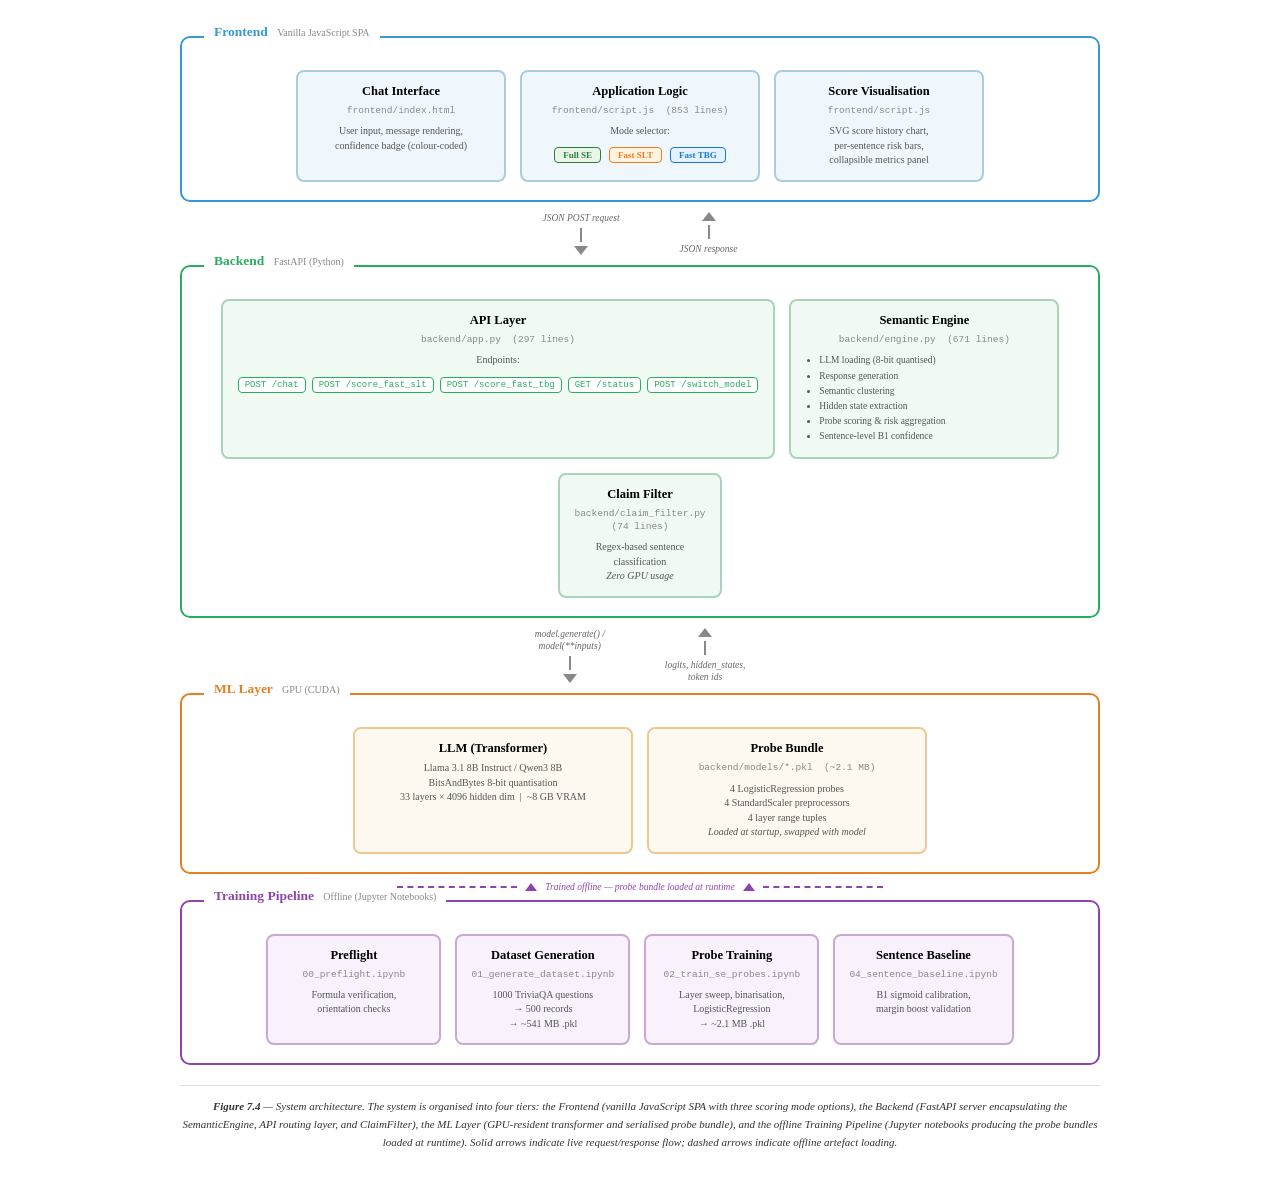
<file: docs/figures/figure_7_4_system_architecture.html>
<!DOCTYPE html>
<html lang="en">
<head>
<meta charset="UTF-8">
<title>Figure 7.4 — System Architecture Diagram</title>
<style>
  * { margin: 0; padding: 0; box-sizing: border-box; }
  body {
    font-family: 'Times New Roman', Georgia, serif;
    background: #fff;
    display: flex;
    justify-content: center;
    padding: 36px 20px;
  }
  .diagram { width: 920px; }

  /* ── Tier containers ── */
  .tier {
    border: 2.5px solid #ccc;
    border-radius: 10px;
    padding: 22px 18px 18px;
    position: relative;
  }
  .tier-label {
    position: absolute;
    top: -13px;
    left: 22px;
    background: #fff;
    padding: 0 10px;
    font-weight: bold;
    font-size: 13.5px;
    line-height: 1;
  }
  .tier-sublabel {
    font-size: 10px;
    color: #888;
    font-weight: normal;
    margin-left: 6px;
  }

  /* Tier accent colours */
  .tier-frontend { border-color: #3498db; }
  .tier-frontend .tier-label { color: #3498db; }
  .tier-frontend .module { border-color: #a8cce2; background: #f0f7fc; }

  .tier-backend { border-color: #27ae60; }
  .tier-backend .tier-label { color: #27ae60; }
  .tier-backend .module { border-color: #a8d5b8; background: #f0faf3; }

  .tier-ml { border-color: #e67e22; }
  .tier-ml .tier-label { color: #e67e22; }
  .tier-ml .module { border-color: #f0c78e; background: #fef9f0; }

  .tier-training { border-color: #8e44ad; }
  .tier-training .tier-label { color: #8e44ad; }
  .tier-training .module { border-color: #c9a8d5; background: #f9f2fd; }

  /* ── Module cards ── */
  .modules {
    display: flex;
    gap: 14px;
    flex-wrap: wrap;
    justify-content: center;
    margin-top: 10px;
  }
  .module {
    border: 2px solid #ccc;
    border-radius: 8px;
    padding: 12px 14px;
    text-align: center;
    background: #fff;
  }
  .module-name {
    font-weight: bold;
    font-size: 12.5px;
    margin-bottom: 5px;
  }
  .module-file {
    font-size: 9.5px;
    font-family: 'Consolas', 'Courier New', monospace;
    color: #888;
    margin-bottom: 7px;
    line-height: 1.4;
  }
  .module-desc {
    font-size: 10px;
    color: #555;
    line-height: 1.45;
  }
  .module-list {
    text-align: left;
    font-size: 9.5px;
    color: #555;
    margin-top: 4px;
    line-height: 1.6;
    padding-left: 14px;
  }

  /* ── Connector between tiers ── */
  .connector {
    display: flex;
    justify-content: center;
    align-items: stretch;
    gap: 60px;
    padding: 10px 0;
  }
  .connector-arrow {
    display: flex;
    flex-direction: column;
    align-items: center;
    gap: 4px;
  }
  .connector-label {
    font-size: 9.5px;
    color: #666;
    font-style: italic;
    text-align: center;
    white-space: nowrap;
    line-height: 1.3;
  }
  .arrow-shaft {
    width: 2px;
    flex: 1;
    min-height: 14px;
    background: #888;
  }
  .arrow-head-down {
    width: 0; height: 0;
    border-left: 7px solid transparent;
    border-right: 7px solid transparent;
    border-top: 9px solid #888;
  }
  .arrow-head-up {
    width: 0; height: 0;
    border-left: 7px solid transparent;
    border-right: 7px solid transparent;
    border-bottom: 9px solid #888;
  }

  /* ── Offline training connector (upward, dashed) ── */
  .offline-connector {
    display: flex;
    justify-content: center;
    align-items: center;
    padding: 8px 0;
    gap: 8px;
  }
  .offline-line {
    border-top: 2px dashed #8e44ad;
    flex: 0 0 120px;
  }
  .offline-label {
    font-size: 9.5px;
    color: #8e44ad;
    font-style: italic;
    white-space: nowrap;
  }
  .offline-arrow-up {
    width: 0; height: 0;
    border-left: 6px solid transparent;
    border-right: 6px solid transparent;
    border-bottom: 8px solid #8e44ad;
  }

  /* ── Badges ── */
  .endpoint-badge {
    display: inline-block;
    background: #fff;
    border: 1.5px solid #27ae60;
    border-radius: 4px;
    padding: 2px 6px;
    font-size: 9px;
    font-family: 'Consolas', 'Courier New', monospace;
    color: #27ae60;
    margin: 2px 1px;
  }
  .mode-badge {
    display: inline-block;
    border-radius: 4px;
    padding: 2px 8px;
    font-size: 9px;
    font-weight: bold;
    margin: 2px 2px;
  }
  .mode-full { background: #e8f5e9; color: #2e7d32; border: 1px solid #2e7d32; }
  .mode-slt  { background: #fff3e0; color: #e67e22; border: 1px solid #e67e22; }
  .mode-tbg  { background: #e3f2fd; color: #1976d2; border: 1px solid #1976d2; }

  /* ── Caption ── */
  .caption {
    text-align: center;
    font-size: 11px;
    color: #333;
    margin-top: 20px;
    font-style: italic;
    line-height: 1.6;
    border-top: 1px solid #e0e0e0;
    padding-top: 12px;
  }
</style>
</head>
<body>
<div class="diagram">

  <!-- ══ FRONTEND ══ -->
  <div class="tier tier-frontend">
    <div class="tier-label">Frontend <span class="tier-sublabel">Vanilla JavaScript SPA</span></div>
    <div class="modules">

      <div class="module" style="min-width: 210px;">
        <div class="module-name">Chat Interface</div>
        <div class="module-file">frontend/index.html</div>
        <div class="module-desc">User input, message rendering,<br>confidence badge (colour-coded)</div>
      </div>

      <div class="module" style="min-width: 240px;">
        <div class="module-name">Application Logic</div>
        <div class="module-file">frontend/script.js &nbsp;(853 lines)</div>
        <div class="module-desc" style="margin-bottom:5px;">Mode selector:</div>
        <div>
          <span class="mode-badge mode-full">Full SE</span>
          <span class="mode-badge mode-slt">Fast SLT</span>
          <span class="mode-badge mode-tbg">Fast TBG</span>
        </div>
      </div>

      <div class="module" style="min-width: 210px;">
        <div class="module-name">Score Visualisation</div>
        <div class="module-file">frontend/script.js</div>
        <div class="module-desc">SVG score history chart,<br>per-sentence risk bars,<br>collapsible metrics panel</div>
      </div>

    </div>
  </div>

  <!-- ── Connector: Frontend ↔ Backend ── -->
  <div class="connector">
    <div class="connector-arrow">
      <div class="connector-label">JSON POST request</div>
      <div class="arrow-shaft"></div>
      <div class="arrow-head-down"></div>
    </div>
    <div class="connector-arrow">
      <div class="arrow-head-up"></div>
      <div class="arrow-shaft"></div>
      <div class="connector-label">JSON response</div>
    </div>
  </div>

  <!-- ══ BACKEND ══ -->
  <div class="tier tier-backend">
    <div class="tier-label">Backend <span class="tier-sublabel">FastAPI (Python)</span></div>
    <div class="modules">

      <div class="module" style="min-width: 230px;">
        <div class="module-name">API Layer</div>
        <div class="module-file">backend/app.py &nbsp;(297 lines)</div>
        <div class="module-desc" style="margin-bottom:5px;">Endpoints:</div>
        <div>
          <span class="endpoint-badge">POST /chat</span>
          <span class="endpoint-badge">POST /score_fast_slt</span>
          <span class="endpoint-badge">POST /score_fast_tbg</span>
          <span class="endpoint-badge">GET /status</span>
          <span class="endpoint-badge">POST /switch_model</span>
        </div>
      </div>

      <div class="module" style="min-width: 270px;">
        <div class="module-name">Semantic Engine</div>
        <div class="module-file">backend/engine.py &nbsp;(671 lines)</div>
        <ul class="module-list">
          <li>LLM loading (8-bit quantised)</li>
          <li>Response generation</li>
          <li>Semantic clustering</li>
          <li>Hidden state extraction</li>
          <li>Probe scoring &amp; risk aggregation</li>
          <li>Sentence-level B1 confidence</li>
        </ul>
      </div>

      <div class="module" style="min-width: 160px;">
        <div class="module-name">Claim Filter</div>
        <div class="module-file">backend/claim_filter.py<br>(74 lines)</div>
        <div class="module-desc">Regex-based sentence<br>classification<br><em>Zero GPU usage</em></div>
      </div>

    </div>
  </div>

  <!-- ── Connector: Backend ↔ ML Layer ── -->
  <div class="connector">
    <div class="connector-arrow">
      <div class="connector-label">model.generate() /<br>model(**inputs)</div>
      <div class="arrow-shaft"></div>
      <div class="arrow-head-down"></div>
    </div>
    <div class="connector-arrow">
      <div class="arrow-head-up"></div>
      <div class="arrow-shaft"></div>
      <div class="connector-label">logits, hidden_states,<br>token ids</div>
    </div>
  </div>

  <!-- ══ ML LAYER ══ -->
  <div class="tier tier-ml">
    <div class="tier-label">ML Layer <span class="tier-sublabel">GPU (CUDA)</span></div>
    <div class="modules">

      <div class="module" style="min-width: 280px;">
        <div class="module-name">LLM (Transformer)</div>
        <div class="module-desc">
          Llama 3.1 8B Instruct / Qwen3 8B<br>
          BitsAndBytes 8-bit quantisation<br>
          33 layers &times; 4096 hidden dim &nbsp;|&nbsp; ~8 GB VRAM
        </div>
      </div>

      <div class="module" style="min-width: 280px;">
        <div class="module-name">Probe Bundle</div>
        <div class="module-file">backend/models/*.pkl &nbsp;(~2.1 MB)</div>
        <div class="module-desc">
          4 LogisticRegression probes<br>
          4 StandardScaler preprocessors<br>
          4 layer range tuples<br>
          <em>Loaded at startup, swapped with model</em>
        </div>
      </div>

    </div>
  </div>

  <!-- ── Offline connector: Training Pipeline → ML Layer ── -->
  <div class="offline-connector">
    <div class="offline-line"></div>
    <div class="offline-arrow-up"></div>
    <div class="offline-label">Trained offline &mdash; probe bundle loaded at runtime</div>
    <div class="offline-arrow-up"></div>
    <div class="offline-line"></div>
  </div>

  <!-- ══ TRAINING PIPELINE ══ -->
  <div class="tier tier-training">
    <div class="tier-label">Training Pipeline <span class="tier-sublabel">Offline (Jupyter Notebooks)</span></div>
    <div class="modules">

      <div class="module" style="min-width: 175px;">
        <div class="module-name">Preflight</div>
        <div class="module-file">00_preflight.ipynb</div>
        <div class="module-desc">Formula verification,<br>orientation checks</div>
      </div>

      <div class="module" style="min-width: 175px;">
        <div class="module-name">Dataset Generation</div>
        <div class="module-file">01_generate_dataset.ipynb</div>
        <div class="module-desc">1000 TriviaQA questions<br>&rarr; 500 records<br>&rarr; ~541 MB .pkl</div>
      </div>

      <div class="module" style="min-width: 175px;">
        <div class="module-name">Probe Training</div>
        <div class="module-file">02_train_se_probes.ipynb</div>
        <div class="module-desc">Layer sweep, binarisation,<br>LogisticRegression<br>&rarr; ~2.1 MB .pkl</div>
      </div>

      <div class="module" style="min-width: 175px;">
        <div class="module-name">Sentence Baseline</div>
        <div class="module-file">04_sentence_baseline.ipynb</div>
        <div class="module-desc">B1 sigmoid calibration,<br>margin boost validation</div>
      </div>

    </div>
  </div>

  <!-- ── Caption ── -->
  <div class="caption">
    <strong>Figure 7.4</strong> — System architecture. The system is organised into four tiers:
    the <em>Frontend</em> (vanilla JavaScript SPA with three scoring mode options),
    the <em>Backend</em> (FastAPI server encapsulating the SemanticEngine, API routing layer, and ClaimFilter),
    the <em>ML Layer</em> (GPU-resident transformer and serialised probe bundle),
    and the offline <em>Training Pipeline</em> (Jupyter notebooks producing the probe bundles loaded at runtime).
    Solid arrows indicate live request/response flow; dashed arrows indicate offline artefact loading.
  </div>

</div>
</body>
</html>
</file>
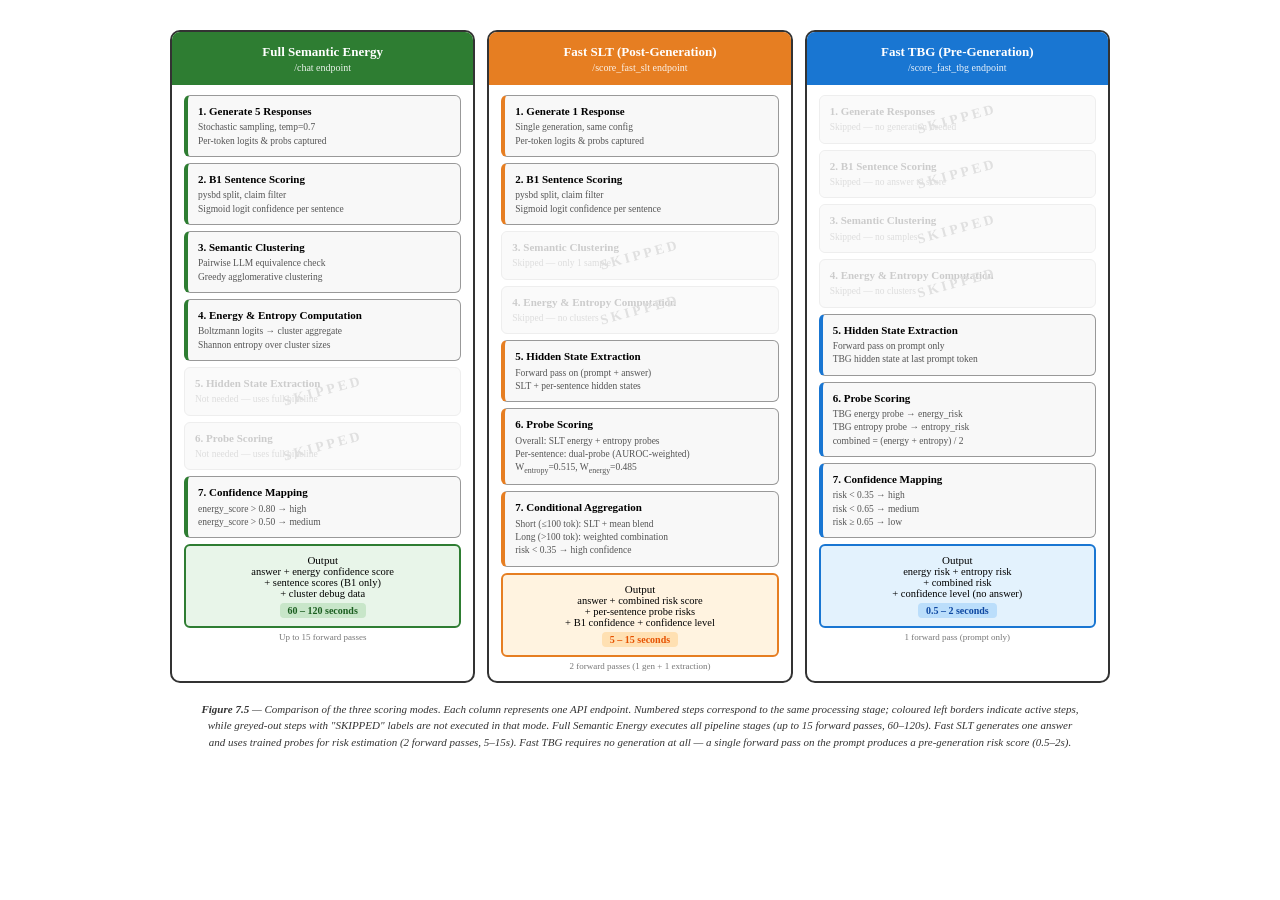
<file: docs/figures/figure_7_5_scoring_modes_comparison.html>
<!DOCTYPE html>
<html lang="en">
<head>
<meta charset="UTF-8">
<title>Figure 7.5 — Three Scoring Modes Comparison</title>
<style>
  * { margin: 0; padding: 0; box-sizing: border-box; }
  body {
    font-family: 'Times New Roman', Georgia, serif;
    background: #fff;
    display: flex;
    justify-content: center;
    padding: 30px 20px;
  }
  .diagram { width: 940px; }
  .caption {
    text-align: center;
    font-size: 11px;
    color: #333;
    margin-top: 18px;
    font-style: italic;
    line-height: 1.5;
    max-width: 880px;
    margin-left: auto;
    margin-right: auto;
  }

  .columns {
    display: flex;
    gap: 12px;
  }

  .column {
    flex: 1;
    border: 2px solid #333;
    border-radius: 10px;
    overflow: hidden;
  }

  .col-header {
    padding: 12px 16px;
    text-align: center;
    color: #fff;
    font-weight: bold;
    font-size: 13px;
  }
  .col-header .sub {
    font-weight: normal;
    font-size: 10px;
    opacity: 0.9;
    display: block;
    margin-top: 2px;
  }

  .col-full .col-header { background: #2e7d32; }
  .col-slt .col-header { background: #e67e22; }
  .col-tbg .col-header { background: #1976d2; }

  .col-body {
    padding: 10px 12px;
  }

  .proc-step {
    border: 1.5px solid #ddd;
    border-radius: 6px;
    padding: 8px 10px;
    margin-bottom: 6px;
    font-size: 10.5px;
    line-height: 1.4;
    position: relative;
  }
  .proc-step .step-label {
    font-weight: bold;
    font-size: 11px;
    margin-bottom: 2px;
  }
  .proc-step .step-detail {
    color: #555;
    font-size: 9.5px;
  }

  /* Active steps */
  .step-active {
    background: #f8f8f8;
    border-color: #999;
  }

  /* Skipped steps */
  .step-skipped {
    background: #fafafa;
    border-color: #eee;
    color: #bbb;
    position: relative;
  }
  .step-skipped .step-label { color: #ccc; }
  .step-skipped .step-detail { color: #ddd; }
  .step-skipped::after {
    content: "SKIPPED";
    position: absolute;
    top: 50%;
    left: 50%;
    transform: translate(-50%, -50%) rotate(-15deg);
    font-size: 14px;
    font-weight: bold;
    color: #e0e0e0;
    letter-spacing: 3px;
  }

  /* Color coding active steps per mode */
  .col-full .step-active { border-left: 4px solid #2e7d32; }
  .col-slt .step-active { border-left: 4px solid #e67e22; }
  .col-tbg .step-active { border-left: 4px solid #1976d2; }

  .result-box {
    border: 2px solid #333;
    border-radius: 6px;
    padding: 8px 10px;
    text-align: center;
    margin-top: 4px;
    font-size: 10.5px;
  }
  .result-box .step-label { font-size: 11px; }

  .col-full .result-box { background: #e8f5e9; border-color: #2e7d32; }
  .col-slt .result-box { background: #fff3e0; border-color: #e67e22; }
  .col-tbg .result-box { background: #e3f2fd; border-color: #1976d2; }

  .time-badge {
    display: inline-block;
    border-radius: 4px;
    padding: 2px 8px;
    font-size: 10px;
    font-weight: bold;
    margin-top: 4px;
  }
  .col-full .time-badge { background: #c8e6c9; color: #1b5e20; }
  .col-slt .time-badge { background: #ffe0b2; color: #e65100; }
  .col-tbg .time-badge { background: #bbdefb; color: #0d47a1; }

  .fw-count {
    font-size: 9px;
    color: #777;
    text-align: center;
    margin-top: 4px;
  }
</style>
</head>
<body>
<div class="diagram">
  <div class="columns">

    <!-- FULL SE COLUMN -->
    <div class="column col-full">
      <div class="col-header">
        Full Semantic Energy
        <span class="sub">/chat endpoint</span>
      </div>
      <div class="col-body">
        <div class="proc-step step-active">
          <div class="step-label">1. Generate 5 Responses</div>
          <div class="step-detail">Stochastic sampling, temp=0.7<br>Per-token logits &amp; probs captured</div>
        </div>
        <div class="proc-step step-active">
          <div class="step-label">2. B1 Sentence Scoring</div>
          <div class="step-detail">pysbd split, claim filter<br>Sigmoid logit confidence per sentence</div>
        </div>
        <div class="proc-step step-active">
          <div class="step-label">3. Semantic Clustering</div>
          <div class="step-detail">Pairwise LLM equivalence check<br>Greedy agglomerative clustering</div>
        </div>
        <div class="proc-step step-active">
          <div class="step-label">4. Energy &amp; Entropy Computation</div>
          <div class="step-detail">Boltzmann logits &rarr; cluster aggregate<br>Shannon entropy over cluster sizes</div>
        </div>
        <div class="proc-step step-skipped">
          <div class="step-label">5. Hidden State Extraction</div>
          <div class="step-detail">Not needed — uses full pipeline</div>
        </div>
        <div class="proc-step step-skipped">
          <div class="step-label">6. Probe Scoring</div>
          <div class="step-detail">Not needed — uses full pipeline</div>
        </div>
        <div class="proc-step step-active">
          <div class="step-label">7. Confidence Mapping</div>
          <div class="step-detail">energy_score &gt; 0.80 &rarr; high<br>energy_score &gt; 0.50 &rarr; medium</div>
        </div>
        <div class="result-box">
          <div class="step-label">Output</div>
          <div class="step-detail">answer + energy confidence score<br>+ sentence scores (B1 only)<br>+ cluster debug data</div>
          <div class="time-badge">60 – 120 seconds</div>
        </div>
        <div class="fw-count">Up to 15 forward passes</div>
      </div>
    </div>

    <!-- FAST SLT COLUMN -->
    <div class="column col-slt">
      <div class="col-header">
        Fast SLT (Post-Generation)
        <span class="sub">/score_fast_slt endpoint</span>
      </div>
      <div class="col-body">
        <div class="proc-step step-active">
          <div class="step-label">1. Generate 1 Response</div>
          <div class="step-detail">Single generation, same config<br>Per-token logits &amp; probs captured</div>
        </div>
        <div class="proc-step step-active">
          <div class="step-label">2. B1 Sentence Scoring</div>
          <div class="step-detail">pysbd split, claim filter<br>Sigmoid logit confidence per sentence</div>
        </div>
        <div class="proc-step step-skipped">
          <div class="step-label">3. Semantic Clustering</div>
          <div class="step-detail">Skipped — only 1 sample</div>
        </div>
        <div class="proc-step step-skipped">
          <div class="step-label">4. Energy &amp; Entropy Computation</div>
          <div class="step-detail">Skipped — no clusters</div>
        </div>
        <div class="proc-step step-active">
          <div class="step-label">5. Hidden State Extraction</div>
          <div class="step-detail">Forward pass on (prompt + answer)<br>SLT + per-sentence hidden states</div>
        </div>
        <div class="proc-step step-active">
          <div class="step-label">6. Probe Scoring</div>
          <div class="step-detail">Overall: SLT energy + entropy probes<br>Per-sentence: dual-probe (AUROC-weighted)<br>W<sub>entropy</sub>=0.515, W<sub>energy</sub>=0.485</div>
        </div>
        <div class="proc-step step-active">
          <div class="step-label">7. Conditional Aggregation</div>
          <div class="step-detail">Short (≤100 tok): SLT + mean blend<br>Long (&gt;100 tok): weighted combination<br>risk &lt; 0.35 &rarr; high confidence</div>
        </div>
        <div class="result-box">
          <div class="step-label">Output</div>
          <div class="step-detail">answer + combined risk score<br>+ per-sentence probe risks<br>+ B1 confidence + confidence level</div>
          <div class="time-badge">5 – 15 seconds</div>
        </div>
        <div class="fw-count">2 forward passes (1 gen + 1 extraction)</div>
      </div>
    </div>

    <!-- FAST TBG COLUMN -->
    <div class="column col-tbg">
      <div class="col-header">
        Fast TBG (Pre-Generation)
        <span class="sub">/score_fast_tbg endpoint</span>
      </div>
      <div class="col-body">
        <div class="proc-step step-skipped">
          <div class="step-label">1. Generate Responses</div>
          <div class="step-detail">Skipped — no generation needed</div>
        </div>
        <div class="proc-step step-skipped">
          <div class="step-label">2. B1 Sentence Scoring</div>
          <div class="step-detail">Skipped — no answer to score</div>
        </div>
        <div class="proc-step step-skipped">
          <div class="step-label">3. Semantic Clustering</div>
          <div class="step-detail">Skipped — no samples</div>
        </div>
        <div class="proc-step step-skipped">
          <div class="step-label">4. Energy &amp; Entropy Computation</div>
          <div class="step-detail">Skipped — no clusters</div>
        </div>
        <div class="proc-step step-active">
          <div class="step-label">5. Hidden State Extraction</div>
          <div class="step-detail">Forward pass on prompt only<br>TBG hidden state at last prompt token</div>
        </div>
        <div class="proc-step step-active">
          <div class="step-label">6. Probe Scoring</div>
          <div class="step-detail">TBG energy probe &rarr; energy_risk<br>TBG entropy probe &rarr; entropy_risk<br>combined = (energy + entropy) / 2</div>
        </div>
        <div class="proc-step step-active">
          <div class="step-label">7. Confidence Mapping</div>
          <div class="step-detail">risk &lt; 0.35 &rarr; high<br>risk &lt; 0.65 &rarr; medium<br>risk &ge; 0.65 &rarr; low</div>
        </div>
        <div class="result-box">
          <div class="step-label">Output</div>
          <div class="step-detail">energy risk + entropy risk<br>+ combined risk<br>+ confidence level (no answer)</div>
          <div class="time-badge">0.5 – 2 seconds</div>
        </div>
        <div class="fw-count">1 forward pass (prompt only)</div>
      </div>
    </div>

  </div>

  <div class="caption">
    <strong>Figure 7.5</strong> — Comparison of the three scoring modes. Each column represents one API endpoint. Numbered steps correspond to the same processing stage;
    coloured left borders indicate active steps, while greyed-out steps with "SKIPPED" labels are not executed in that mode.
    Full Semantic Energy executes all pipeline stages (up to 15 forward passes, 60–120s).
    Fast SLT generates one answer and uses trained probes for risk estimation (2 forward passes, 5–15s).
    Fast TBG requires no generation at all — a single forward pass on the prompt produces a pre-generation risk score (0.5–2s).
  </div>

</div>
</body>
</html>
</file>
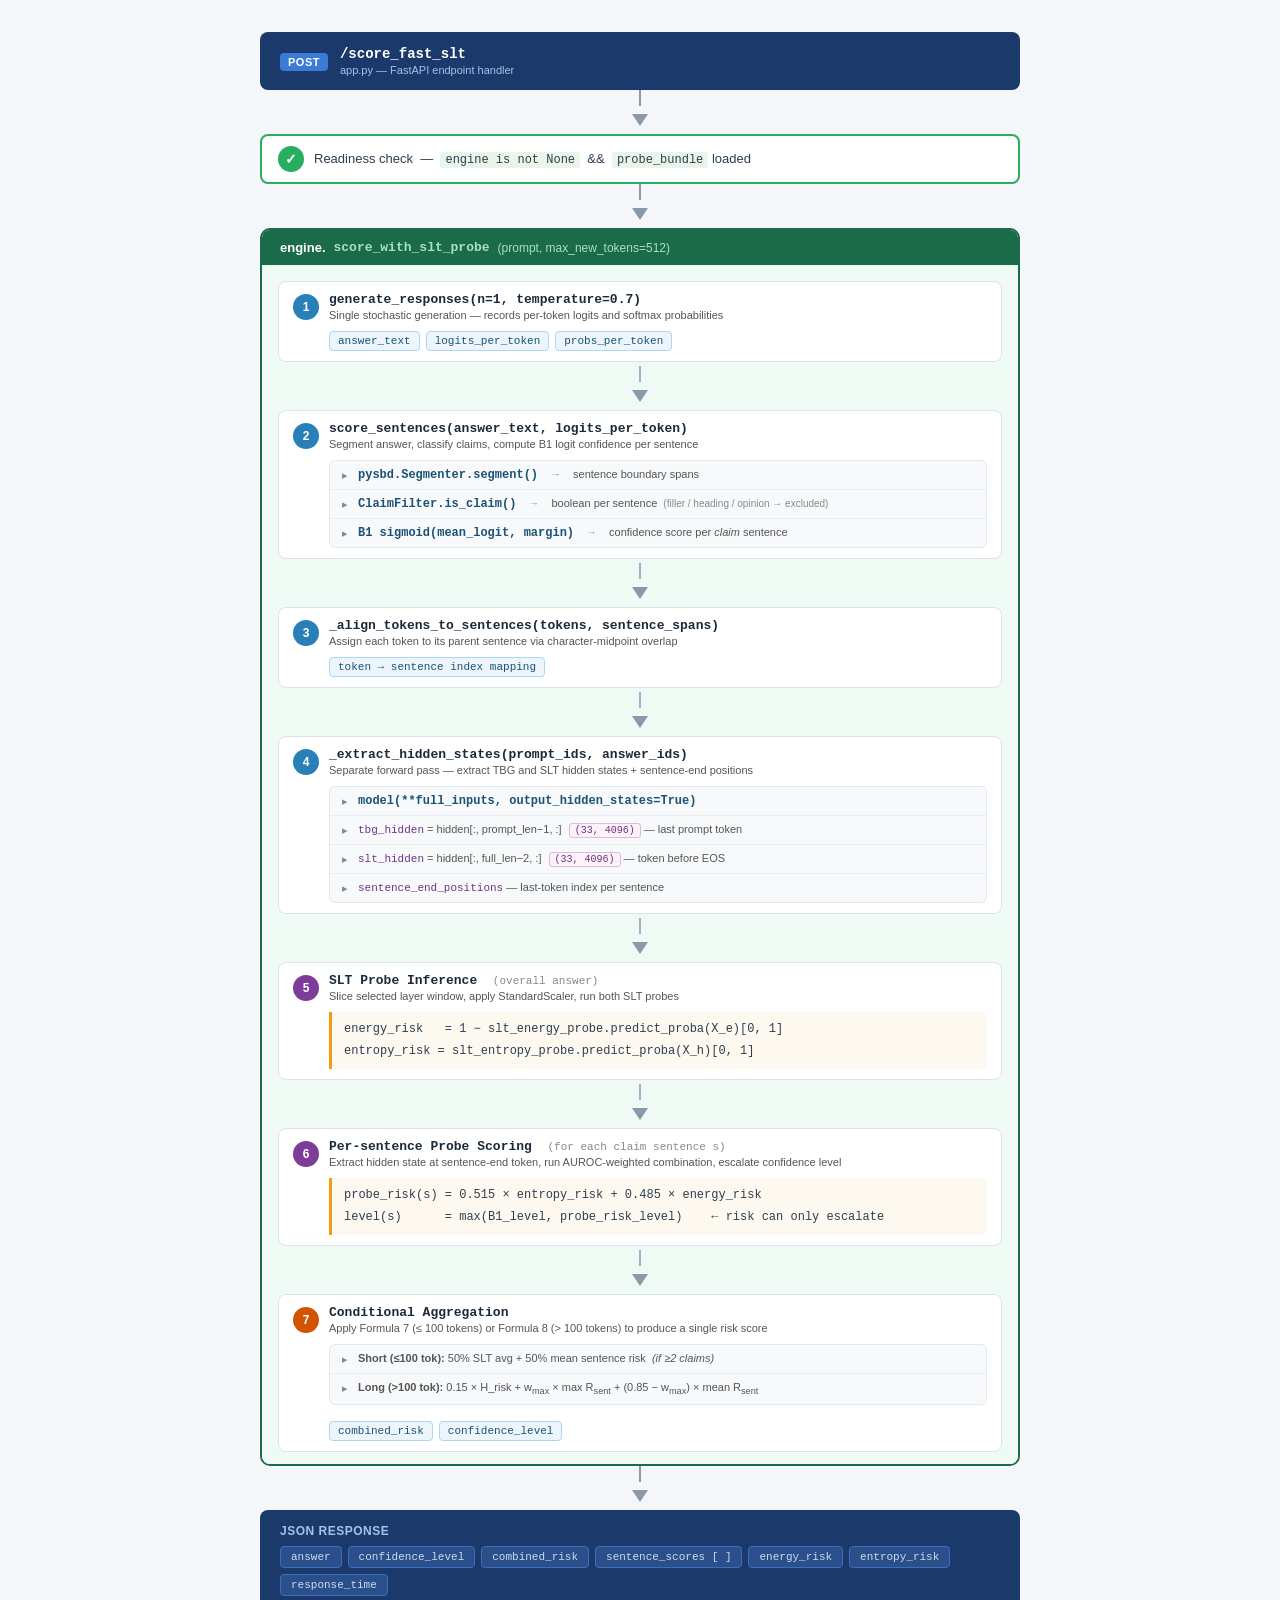
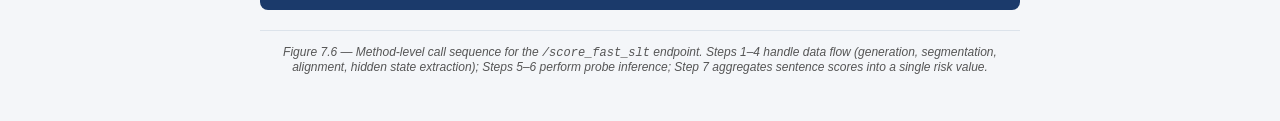
<file: docs/figures/figure_slt_call_sequence.html>
<!DOCTYPE html>
<html lang="en">
<head>
<meta charset="UTF-8">
<title>Figure — /score_fast_slt Call Sequence</title>
<style>
  * { box-sizing: border-box; margin: 0; padding: 0; }

  body {
    font-family: 'Segoe UI', Arial, sans-serif;
    background: #f4f6f9;
    display: flex;
    justify-content: center;
    padding: 32px 20px 48px;
  }

  .diagram {
    width: 760px;
  }

  /* ── typography helpers ── */
  .mono { font-family: 'Consolas', 'Courier New', monospace; }
  .label-small { font-size: 11px; color: #666; letter-spacing: 0.3px; }

  /* ── connector arrow between blocks ── */
  .arrow {
    display: flex;
    justify-content: center;
    align-items: center;
    height: 28px;
  }
  .arrow::after {
    content: '';
    display: block;
    width: 0;
    height: 0;
    border-left: 8px solid transparent;
    border-right: 8px solid transparent;
    border-top: 12px solid #8899aa;
  }
  .arrow-line {
    width: 2px;
    height: 16px;
    background: #8899aa;
    margin: 0 auto;
  }

  /* ── entry point ── */
  .entry {
    background: #1b3a6b;
    color: #fff;
    border-radius: 8px;
    padding: 14px 20px;
    display: flex;
    align-items: center;
    gap: 12px;
  }
  .entry .badge {
    background: #3a7bd5;
    color: #fff;
    font-size: 11px;
    font-weight: 700;
    padding: 3px 8px;
    border-radius: 4px;
    letter-spacing: 0.5px;
  }
  .entry .title {
    font-size: 14px;
    font-weight: 600;
  }
  .entry .sub {
    font-size: 11px;
    color: #a8c0e8;
    margin-top: 2px;
  }

  /* ── readiness check ── */
  .readiness {
    background: #fff;
    border: 2px solid #27ae60;
    border-radius: 8px;
    padding: 10px 16px;
    display: flex;
    align-items: center;
    gap: 10px;
  }
  .readiness .check-icon {
    width: 26px; height: 26px;
    background: #27ae60;
    border-radius: 50%;
    display: flex; align-items: center; justify-content: center;
    color: #fff;
    font-size: 14px;
    font-weight: 700;
    flex-shrink: 0;
  }
  .readiness .check-text { font-size: 13px; color: #2c3e50; }
  .readiness .check-text span { font-family: 'Consolas','Courier New',monospace; background: #eaf5ea; padding: 1px 5px; border-radius: 3px; font-size: 12px; }

  /* ── engine wrapper ── */
  .engine-wrapper {
    border: 2px solid #1a6b4a;
    border-radius: 10px;
    overflow: hidden;
  }
  .engine-header {
    background: #1a6b4a;
    color: #fff;
    padding: 10px 18px;
    font-size: 13px;
    font-weight: 600;
    display: flex;
    align-items: center;
    gap: 8px;
  }
  .engine-header .mono { font-size: 13px; color: #a8dfc4; }
  .engine-body {
    background: #f0faf5;
    padding: 16px 16px 8px;
  }

  /* ── individual step ── */
  .step {
    background: #fff;
    border-radius: 8px;
    border: 1.5px solid #dce3eb;
    overflow: hidden;
    margin-bottom: 4px;
  }

  .step-header {
    display: flex;
    align-items: center;
    gap: 10px;
    padding: 10px 14px;
  }

  .step-num {
    width: 26px; height: 26px;
    border-radius: 50%;
    display: flex; align-items: center; justify-content: center;
    font-size: 12px;
    font-weight: 700;
    color: #fff;
    flex-shrink: 0;
  }
  /* colour per step group */
  .s1 .step-num { background: #2980b9; }
  .s2 .step-num { background: #2980b9; }
  .s3 .step-num { background: #2980b9; }
  .s4 .step-num { background: #2980b9; }
  .s5 .step-num { background: #7d3c98; }
  .s6 .step-num { background: #7d3c98; }
  .s7 .step-num { background: #d35400; }

  .step-title {
    flex: 1;
  }
  .step-title .method {
    font-family: 'Consolas','Courier New',monospace;
    font-size: 13px;
    font-weight: 600;
    color: #1a2a3a;
  }
  .step-title .desc {
    font-size: 11px;
    color: #555;
    margin-top: 2px;
  }

  .step-output {
    padding: 0 14px 10px 50px;
    display: flex;
    gap: 6px;
    flex-wrap: wrap;
  }
  .out-tag {
    background: #ebf5fb;
    border: 1px solid #aed6f1;
    color: #1a5276;
    font-family: 'Consolas','Courier New',monospace;
    font-size: 11px;
    padding: 3px 8px;
    border-radius: 4px;
  }

  /* ── sub-steps inside a step ── */
  .sub-steps {
    margin: 0 14px 10px 50px;
    background: #f7f9fb;
    border-radius: 6px;
    border: 1px solid #e0e8f0;
    overflow: hidden;
  }
  .sub-step {
    display: flex;
    align-items: flex-start;
    gap: 10px;
    padding: 7px 12px;
    border-bottom: 1px solid #e8edf2;
    font-size: 12px;
    color: #2c3e50;
  }
  .sub-step:last-child { border-bottom: none; }
  .sub-step .sub-icon {
    color: #7f8c8d;
    font-size: 11px;
    padding-top: 1px;
    flex-shrink: 0;
  }
  .sub-step .sub-method {
    font-family: 'Consolas','Courier New',monospace;
    font-size: 12px;
    color: #1a5276;
    font-weight: 600;
    white-space: nowrap;
  }
  .sub-step .sub-arrow {
    color: #95a5a6;
    font-size: 11px;
    padding: 0 2px;
    flex-shrink: 0;
  }
  .sub-step .sub-out {
    color: #555;
    font-size: 11px;
  }
  .sub-step .sub-out .mono { font-size: 11px; color: #6c3483; }
  .sub-step .sub-out .shape {
    background: #fdf2f8;
    border: 1px solid #d7bde2;
    color: #6c3483;
    font-family: 'Consolas','Courier New',monospace;
    font-size: 10px;
    padding: 1px 5px;
    border-radius: 3px;
    margin-left: 4px;
  }

  /* ── formula line inside step ── */
  .formula-line {
    margin: 0 14px 10px 50px;
    background: #fef9f0;
    border-left: 3px solid #f39c12;
    padding: 7px 12px;
    border-radius: 0 6px 6px 0;
    font-size: 12px;
    color: #2c3e50;
  }
  .formula-line .eq {
    font-family: 'Consolas','Courier New',monospace;
    font-size: 12px;
    display: block;
    line-height: 1.8;
  }

  /* ── final output block ── */
  .json-output {
    background: #1b3a6b;
    border-radius: 8px;
    padding: 14px 20px;
    color: #fff;
  }
  .json-output .json-title {
    font-size: 12px;
    font-weight: 700;
    letter-spacing: 0.5px;
    color: #a8c0e8;
    margin-bottom: 8px;
    text-transform: uppercase;
  }
  .json-output .json-fields {
    display: flex;
    flex-wrap: wrap;
    gap: 6px;
  }
  .json-field {
    background: #2a4f8a;
    border: 1px solid #3a6fba;
    border-radius: 4px;
    padding: 4px 10px;
    font-family: 'Consolas','Courier New',monospace;
    font-size: 11px;
    color: #cde;
  }

  /* caption */
  .caption {
    text-align: center;
    font-size: 12px;
    color: #555;
    margin-top: 20px;
    font-style: italic;
    border-top: 1px solid #dce3eb;
    padding-top: 14px;
  }
</style>
</head>
<body>
<div class="diagram">

  <!-- ── Entry Point ── -->
  <div class="entry">
    <div>
      <span class="badge">POST</span>
    </div>
    <div>
      <div class="title mono">/score_fast_slt</div>
      <div class="sub">app.py — FastAPI endpoint handler</div>
    </div>
  </div>

  <!-- arrow -->
  <div><div class="arrow-line"></div><div class="arrow"></div></div>

  <!-- ── Readiness Check ── -->
  <div class="readiness">
    <div class="check-icon">✓</div>
    <div class="check-text">
      Readiness check &nbsp;—&nbsp;
      <span>engine is not None</span> &nbsp;&amp;&amp;&nbsp;
      <span>probe_bundle</span> loaded
    </div>
  </div>

  <!-- arrow -->
  <div><div class="arrow-line"></div><div class="arrow"></div></div>

  <!-- ── Engine Wrapper ── -->
  <div class="engine-wrapper">
    <div class="engine-header">
      <span>engine.</span><span class="mono">score_with_slt_probe</span>
      <span style="color:#a8dfc4;font-size:12px;font-weight:400;">(prompt, max_new_tokens=512)</span>
    </div>
    <div class="engine-body">

      <!-- Step 1 -->
      <div class="step s1">
        <div class="step-header">
          <div class="step-num">1</div>
          <div class="step-title">
            <div class="method">generate_responses(n=1, temperature=0.7)</div>
            <div class="desc">Single stochastic generation — records per-token logits and softmax probabilities</div>
          </div>
        </div>
        <div class="step-output">
          <span class="out-tag">answer_text</span>
          <span class="out-tag">logits_per_token</span>
          <span class="out-tag">probs_per_token</span>
        </div>
      </div>

      <!-- arrow -->
      <div><div class="arrow-line" style="background:#aac;"></div><div class="arrow"></div></div>

      <!-- Step 2 -->
      <div class="step s2">
        <div class="step-header">
          <div class="step-num">2</div>
          <div class="step-title">
            <div class="method">score_sentences(answer_text, logits_per_token)</div>
            <div class="desc">Segment answer, classify claims, compute B1 logit confidence per sentence</div>
          </div>
        </div>
        <div class="sub-steps">
          <div class="sub-step">
            <span class="sub-icon">▸</span>
            <span class="sub-method">pysbd.Segmenter.segment()</span>
            <span class="sub-arrow">→</span>
            <span class="sub-out">sentence boundary spans</span>
          </div>
          <div class="sub-step">
            <span class="sub-icon">▸</span>
            <span class="sub-method">ClaimFilter.is_claim()</span>
            <span class="sub-arrow">→</span>
            <span class="sub-out">boolean per sentence &nbsp;<span style="color:#888;font-size:10px;">(filler / heading / opinion → excluded)</span></span>
          </div>
          <div class="sub-step">
            <span class="sub-icon">▸</span>
            <span class="sub-method">B1 sigmoid(mean_logit, margin)</span>
            <span class="sub-arrow">→</span>
            <span class="sub-out">confidence score per <em>claim</em> sentence</span>
          </div>
        </div>
      </div>

      <!-- arrow -->
      <div><div class="arrow-line" style="background:#aac;"></div><div class="arrow"></div></div>

      <!-- Step 3 -->
      <div class="step s3">
        <div class="step-header">
          <div class="step-num">3</div>
          <div class="step-title">
            <div class="method">_align_tokens_to_sentences(tokens, sentence_spans)</div>
            <div class="desc">Assign each token to its parent sentence via character-midpoint overlap</div>
          </div>
        </div>
        <div class="step-output">
          <span class="out-tag">token → sentence index mapping</span>
        </div>
      </div>

      <!-- arrow -->
      <div><div class="arrow-line" style="background:#aac;"></div><div class="arrow"></div></div>

      <!-- Step 4 -->
      <div class="step s4">
        <div class="step-header">
          <div class="step-num">4</div>
          <div class="step-title">
            <div class="method">_extract_hidden_states(prompt_ids, answer_ids)</div>
            <div class="desc">Separate forward pass — extract TBG and SLT hidden states + sentence-end positions</div>
          </div>
        </div>
        <div class="sub-steps">
          <div class="sub-step">
            <span class="sub-icon">▸</span>
            <span class="sub-method">model(**full_inputs, output_hidden_states=True)</span>
          </div>
          <div class="sub-step">
            <span class="sub-icon">▸</span>
            <span class="sub-out"><span class="mono">tbg_hidden</span> = hidden[:, prompt_len−1, :] <span class="shape">(33, 4096)</span> — last prompt token</span>
          </div>
          <div class="sub-step">
            <span class="sub-icon">▸</span>
            <span class="sub-out"><span class="mono">slt_hidden</span> = hidden[:, full_len−2, :] <span class="shape">(33, 4096)</span> — token before EOS</span>
          </div>
          <div class="sub-step">
            <span class="sub-icon">▸</span>
            <span class="sub-out"><span class="mono">sentence_end_positions</span> — last-token index per sentence</span>
          </div>
        </div>
      </div>

      <!-- arrow -->
      <div><div class="arrow-line" style="background:#aac;"></div><div class="arrow"></div></div>

      <!-- Step 5 -->
      <div class="step s5">
        <div class="step-header">
          <div class="step-num">5</div>
          <div class="step-title">
            <div class="method">SLT Probe Inference &nbsp;<span style="font-size:11px;font-weight:400;color:#888;">(overall answer)</span></div>
            <div class="desc">Slice selected layer window, apply StandardScaler, run both SLT probes</div>
          </div>
        </div>
        <div class="formula-line">
          <span class="eq">energy_risk &nbsp; = 1 − slt_energy_probe.predict_proba(X_e)[0, 1]</span>
          <span class="eq">entropy_risk = slt_entropy_probe.predict_proba(X_h)[0, 1]</span>
        </div>
      </div>

      <!-- arrow -->
      <div><div class="arrow-line" style="background:#aac;"></div><div class="arrow"></div></div>

      <!-- Step 6 -->
      <div class="step s6">
        <div class="step-header">
          <div class="step-num">6</div>
          <div class="step-title">
            <div class="method">Per-sentence Probe Scoring &nbsp;<span style="font-size:11px;font-weight:400;color:#888;">(for each claim sentence s)</span></div>
            <div class="desc">Extract hidden state at sentence-end token, run AUROC-weighted combination, escalate confidence level</div>
          </div>
        </div>
        <div class="formula-line">
          <span class="eq">probe_risk(s) = 0.515 × entropy_risk + 0.485 × energy_risk</span>
          <span class="eq">level(s) &nbsp;&nbsp;&nbsp;&nbsp; = max(B1_level,  probe_risk_level) &nbsp;&nbsp; ← risk can only escalate</span>
        </div>
      </div>

      <!-- arrow -->
      <div><div class="arrow-line" style="background:#aac;"></div><div class="arrow"></div></div>

      <!-- Step 7 -->
      <div class="step s7">
        <div class="step-header">
          <div class="step-num">7</div>
          <div class="step-title">
            <div class="method">Conditional Aggregation</div>
            <div class="desc">Apply Formula 7 (≤ 100 tokens) or Formula 8 (&gt; 100 tokens) to produce a single risk score</div>
          </div>
        </div>
        <div class="sub-steps">
          <div class="sub-step">
            <span class="sub-icon">▸</span>
            <span class="sub-out"><strong>Short (≤100 tok):</strong> 50% SLT avg + 50% mean sentence risk &nbsp;<em>(if ≥2 claims)</em></span>
          </div>
          <div class="sub-step">
            <span class="sub-icon">▸</span>
            <span class="sub-out"><strong>Long (&gt;100 tok):</strong> 0.15 × H_risk + w<sub>max</sub> × max R<sub>sent</sub> + (0.85 − w<sub>max</sub>) × mean R<sub>sent</sub></span>
          </div>
        </div>
        <div class="step-output" style="padding-top:6px;">
          <span class="out-tag">combined_risk</span>
          <span class="out-tag">confidence_level</span>
        </div>
      </div>

    </div><!-- engine-body -->
  </div><!-- engine-wrapper -->

  <!-- arrow -->
  <div><div class="arrow-line"></div><div class="arrow"></div></div>

  <!-- ── JSON Output ── -->
  <div class="json-output">
    <div class="json-title">JSON Response</div>
    <div class="json-fields">
      <span class="json-field">answer</span>
      <span class="json-field">confidence_level</span>
      <span class="json-field">combined_risk</span>
      <span class="json-field">sentence_scores [ ]</span>
      <span class="json-field">energy_risk</span>
      <span class="json-field">entropy_risk</span>
      <span class="json-field">response_time</span>
    </div>
  </div>

  <!-- caption -->
  <div class="caption">
    Figure 7.6 — Method-level call sequence for the <code>/score_fast_slt</code> endpoint.
    Steps 1–4 handle data flow (generation, segmentation, alignment, hidden state extraction);
    Steps 5–6 perform probe inference; Step 7 aggregates sentence scores into a single risk value.
  </div>

</div>
</body>
</html>
</file>
<file: frontend/styles.css>
:root {
    --bg-color: #f5f5f7;
    --text-color: #1d1d1f;
    --text-secondary: #6e6e73;
    --glass-bg: rgba(255, 255, 255, 0.7);
    --glass-border: rgba(0, 0, 0, 0.08);
    --msg-user-bg: #0A84FF;
    --msg-ai-bg: rgba(0, 0, 0, 0.05);

    --conf-high: rgba(48, 209, 88, 0.12);
    --conf-high-border: rgba(48, 209, 88, 0.35);
    --conf-high-text: #248A3D;

    --conf-med: rgba(255, 159, 10, 0.12);
    --conf-med-border: rgba(255, 159, 10, 0.35);
    --conf-med-text: #C93400;

    --conf-low: rgba(255, 69, 58, 0.12);
    --conf-low-border: rgba(255, 69, 58, 0.35);
    --conf-low-text: #D70015;
}

* {
    box-sizing: border-box;
    margin: 0;
    padding: 0;
}

body {
    font-family: -apple-system, BlinkMacSystemFont, "Segoe UI", Roboto, Helvetica, Arial, sans-serif;
    background-color: var(--bg-color);
    color: var(--text-color);
    font-size: 16px;
    line-height: 1.6;
    height: 100vh;
    display: flex;
    flex-direction: column;
    align-items: center;
    overflow: hidden;
    position: relative;
    -webkit-font-smoothing: antialiased;
}

/* Dynamic animated mesh background */
.background-mesh {
    position: absolute;
    top: -50%;
    left: -50%;
    width: 200%;
    height: 200%;
    background: radial-gradient(circle at 30% 70%, rgba(10, 132, 255, 0.18) 0%, transparent 50%),
        radial-gradient(circle at 70% 30%, rgba(94, 92, 230, 0.15) 0%, transparent 50%);
    animation: rotateMesh 60s linear infinite;
    will-change: transform;
    /* GPU compositing hint — prevents repaints on each frame */
    z-index: -1;
}

@keyframes rotateMesh {
    0% {
        transform: rotate(0deg);
    }

    100% {
        transform: rotate(360deg);
    }
}

/* Navbar */
.navbar {
    width: 100%;
    height: 60px;
    display: flex;
    align-items: center;
    justify-content: space-between;
    padding: 0 24px;
    background: #ffffff;
    border-bottom: 1px solid rgba(0, 0, 0, 0.1);
    flex-shrink: 0;
    position: relative;
    z-index: 100;
}

.navbar-brand {
    display: flex;
    align-items: center;
    gap: 10px;
}

.brand-icon {
    color: #0A84FF;
    flex-shrink: 0;
}

.brand-name {
    font-size: 17px;
    font-weight: 600;
    letter-spacing: -0.3px;
    color: #1d1d1f;
}

.brand-badge {
    font-size: 9px;
    font-weight: 600;
    letter-spacing: 1px;
    color: var(--text-secondary);
    background: rgba(0, 0, 0, 0.05);
    border: 1px solid var(--glass-border);
    padding: 2px 6px;
    border-radius: 4px;
    text-transform: uppercase;
}

.navbar-controls {
    display: flex;
    align-items: center;
    gap: 8px;
}

/* Guide button */
#guide-btn {
    display: flex;
    align-items: center;
    justify-content: center;
    background: transparent;
    border: 1px solid rgba(0, 0, 0, 0.1);
    color: var(--text-secondary);
    width: 34px;
    height: 34px;
    border-radius: 8px;
    cursor: pointer;
    transition: border-color 0.2s ease, color 0.2s ease, background 0.2s ease;
    flex-shrink: 0;
}

#guide-btn:hover {
    border-color: rgba(10, 132, 255, 0.5);
    color: #0A84FF;
    background: rgba(10, 132, 255, 0.06);
}

/* Clear chat button */
#clear-btn {
    display: flex;
    align-items: center;
    justify-content: center;
    background: transparent;
    border: 1px solid rgba(0, 0, 0, 0.1);
    color: var(--text-secondary);
    width: 34px;
    height: 34px;
    border-radius: 8px;
    cursor: pointer;
    transition: border-color 0.2s ease, color 0.2s ease, background 0.2s ease;
    flex-shrink: 0;
}

#clear-btn:hover {
    border-color: rgba(255, 69, 58, 0.5);
    color: #FF453A;
    background: rgba(255, 69, 58, 0.08);
}

/* Custom Dropdown */
.custom-dropdown {
    position: relative;
}

.dropdown-trigger {
    display: flex;
    align-items: center;
    gap: 8px;
    background: var(--glass-bg);
    border: 1px solid var(--glass-border);
    color: var(--text-color);
    padding: 7px 12px;
    border-radius: 10px;
    font-family: inherit;
    font-size: 13px;
    font-weight: 500;
    cursor: pointer;
    transition: border-color 0.2s ease, background 0.2s ease;
    white-space: nowrap;
}

.dropdown-trigger:hover {
    border-color: rgba(0, 0, 0, 0.15);
    background: rgba(0, 0, 0, 0.03);
}

.dropdown-trigger.open {
    border-color: rgba(0, 0, 0, 0.2);
    background: rgba(0, 0, 0, 0.03);
}

.dropdown-chevron {
    width: 14px;
    height: 14px;
    color: var(--text-secondary);
    transition: transform 0.2s ease;
    flex-shrink: 0;
}

.dropdown-trigger.open .dropdown-chevron {
    transform: rotate(180deg);
}

.dropdown-panel {
    position: absolute;
    top: calc(100% + 8px);
    right: 0;
    min-width: 270px;
    background: rgba(255, 255, 255, 0.97);
    backdrop-filter: blur(24px);
    -webkit-backdrop-filter: blur(24px);
    border: 1px solid var(--glass-border);
    border-radius: 14px;
    overflow: hidden;
    opacity: 0;
    transform: translateY(-6px) scale(0.97);
    pointer-events: none;
    transition: opacity 0.15s ease, transform 0.15s ease;
    z-index: 200;
    box-shadow: 0 8px 30px rgba(0, 0, 0, 0.12);
}

.dropdown-panel.open {
    opacity: 1;
    transform: translateY(0) scale(1);
    pointer-events: auto;
}

.dropdown-item {
    display: flex;
    align-items: center;
    justify-content: space-between;
    padding: 12px 14px;
    cursor: pointer;
    transition: background 0.15s ease;
    border-bottom: 1px solid var(--glass-border);
}

.dropdown-item:last-child {
    border-bottom: none;
}

.dropdown-item:hover {
    background: rgba(0, 0, 0, 0.04);
}

.dropdown-item.active {
    background: rgba(10, 132, 255, 0.08);
}

.dropdown-item-info {
    display: flex;
    flex-direction: column;
    gap: 3px;
}

.dropdown-item-name {
    font-size: 14px;
    font-weight: 500;
    color: #1d1d1f;
}

.dropdown-item-desc {
    font-size: 11px;
    color: var(--text-secondary);
}

.dropdown-item-badge {
    font-size: 10px;
    font-weight: 600;
    letter-spacing: 0.4px;
    padding: 3px 8px;
    border-radius: 6px;
    text-transform: uppercase;
    flex-shrink: 0;
}

.badge-recommended {
    background: rgba(10, 132, 255, 0.15);
    border: 1px solid rgba(10, 132, 255, 0.35);
    color: #4DA3FF;
}

.badge-fast {
    background: rgba(48, 209, 88, 0.12);
    border: 1px solid rgba(48, 209, 88, 0.35);
    color: #34C759;
}

.badge-new {
    background: rgba(94, 92, 230, 0.12);
    border: 1px solid rgba(94, 92, 230, 0.35);
    color: #5E5CE6;
}

/* Mode Selector */
.mode-selector {
    display: flex;
    align-items: center;
    gap: 6px;
    margin-bottom: 10px;
}

.mode-label {
    font-size: 12px;
    font-weight: 500;
    color: var(--text-secondary);
    text-transform: uppercase;
    letter-spacing: 0.5px;
    margin-right: 2px;
    flex-shrink: 0;
}

.mode-btn {
    background: transparent;
    border: 1px solid var(--glass-border);
    color: var(--text-secondary);
    padding: 5px 12px;
    border-radius: 8px;
    font-family: inherit;
    font-size: 13px;
    font-weight: 500;
    cursor: pointer;
    transition: all 0.15s ease;
    white-space: nowrap;
}

.mode-btn:hover {
    border-color: rgba(0, 0, 0, 0.2);
    color: #1d1d1f;
}

.mode-btn.active {
    background: rgba(10, 132, 255, 0.15);
    border-color: rgba(10, 132, 255, 0.4);
    color: #4DA3FF;
}

.app-container {
    width: 100%;
    max-width: 800px;
    flex: 1;
    min-height: 0;
    display: flex;
    flex-direction: column;
    position: relative;
}

.chat-container {
    flex-grow: 1;
    overflow-y: auto;
    padding: 20px;
    padding-bottom: 40px;
    display: flex;
    flex-direction: column;
    gap: 24px;
    scroll-behavior: smooth;
    /* mask-image removed — it was making new messages invisible at scroll-bottom
       (the 95–100% transparent zone clipped content exactly where scrollTop lands) */
}

/* Hide scrollbar */
.chat-container::-webkit-scrollbar {
    width: 0px;
    background: transparent;
}

.message {
    display: flex;
    flex-direction: column;
    max-width: 85%;
}

@keyframes messageEnter {
    from {
        opacity: 0;
        transform: translateY(10px);
    }

    to {
        opacity: 1;
        transform: translateY(0);
    }
}

.message-enter {
    opacity: 0;
    transform: translateY(10px);
    animation: messageEnter 0.4s cubic-bezier(0.16, 1, 0.3, 1) forwards;
}

.user-message {
    align-self: flex-end;
    align-items: flex-end;
}

.system-message {
    align-self: flex-start;
    align-items: flex-start;
}

.message-bubble {
    padding: 16px 20px;
    border-radius: 20px;
    font-size: 17px;
    line-height: 1.75;
    word-wrap: break-word;
    letter-spacing: 0.01em;
}

.user-message .message-bubble {
    background-color: var(--msg-user-bg);
    color: white;
    border-bottom-right-radius: 4px;
}

.system-message .message-bubble {
    background-color: rgba(0, 0, 0, 0.04);
    border: 1px solid rgba(0, 0, 0, 0.08);
    backdrop-filter: blur(16px);
    -webkit-backdrop-filter: blur(16px);
    border-bottom-left-radius: 4px;
    color: #1d1d1f;
}

/* Confidence Badge */
.confidence-badge {
    margin-top: 8px;
    display: inline-flex;
    align-items: center;
    padding: 5px 12px;
    border-radius: 12px;
    font-size: 12px;
    font-weight: 600;
    text-transform: uppercase;
    letter-spacing: 0.5px;
    gap: 6px;
    animation: fadeIn 0.3s ease forwards;
}

@keyframes fadeIn {
    from {
        opacity: 0;
    }

    to {
        opacity: 1;
    }
}

.conf-high {
    background: var(--conf-high);
    border: 1px solid var(--conf-high-border);
    color: var(--conf-high-text);
}

.conf-medium {
    background: var(--conf-med);
    border: 1px solid var(--conf-med-border);
    color: var(--conf-med-text);
}

.conf-low {
    background: var(--conf-low);
    border: 1px solid var(--conf-low-border);
    color: var(--conf-low-text);
}

.dot {
    width: 6px;
    height: 6px;
    border-radius: 50%;
}

.conf-high .dot {
    background-color: var(--conf-high-text);
    box-shadow: 0 0 4px var(--conf-high-text);
}

.conf-medium .dot {
    background-color: var(--conf-med-text);
    box-shadow: 0 0 4px var(--conf-med-text);
}

.conf-low .dot {
    background-color: var(--conf-low-text);
    box-shadow: 0 0 4px var(--conf-low-text);
}

/* Response timer */
.response-timer {
    margin-top: 5px;
    font-size: 13px;
    color: var(--text-secondary);
    opacity: 0.8;
    letter-spacing: 0.2px;
}

/* Metrics panel */
.metrics-toggle {
    margin-top: 5px;
    font-size: 13px;
    color: var(--text-secondary);
    cursor: pointer;
    user-select: none;
    opacity: 0.9;
    transition: opacity 0.15s ease;
}

.metrics-toggle:hover {
    opacity: 1;
}

.probe-breakdown-toggle {
    font-size: 12px;
    color: #888;
    cursor: pointer;
    padding: 4px 0;
    margin-top: 4px;
    user-select: none;
}
.probe-breakdown-toggle:hover {
    color: #aaa;
}

.metrics-panel {
    margin-top: 6px;
    background: rgba(0, 0, 0, 0.03);
    border: 1px solid rgba(0, 0, 0, 0.06);
    border-radius: 8px;
    padding: 10px 14px;
    display: flex;
    flex-direction: column;
    gap: 6px;
    animation: fadeIn 0.2s ease forwards;
}

.metric-row {
    display: flex;
    align-items: center;
    gap: 8px;
    font-size: 14px;
}

.metric-label {
    color: rgba(0, 0, 0, 0.55);
    width: 120px;
    flex-shrink: 0;
}

.metric-value {
    color: #1d1d1f;
    width: 40px;
    font-variant-numeric: tabular-nums;
    flex-shrink: 0;
}

.metric-bar {
    flex: 1;
    height: 4px;
    background: rgba(0, 0, 0, 0.06);
    border-radius: 2px;
    overflow: hidden;
}

.metric-fill {
    height: 100%;
    background: rgba(10, 132, 255, 0.7);
    border-radius: 2px;
    transition: width 0.4s ease;
}

/* ── Sentence-level highlighting ──────────────────────────────────────── */
.sentence-span {
    border-radius: 3px;
    padding: 1px 0;
    transition: background-color 0.2s ease;
}

.sentence-medium {
    background-color: rgba(255, 159, 10, 0.15);
    border-bottom: 2px solid rgba(255, 159, 10, 0.4);
}

.sentence-low {
    background-color: rgba(255, 69, 58, 0.15);
    border-bottom: 2px solid rgba(255, 69, 58, 0.4);
}

.sentence-span:hover {
    background-color: rgba(0, 0, 0, 0.04);
    text-decoration: underline;
    text-decoration-color: rgba(0, 0, 0, 0.3);
    text-underline-offset: 2px;
}

.sentence-medium:hover {
    background-color: rgba(255, 159, 10, 0.22);
    text-decoration-color: rgba(255, 159, 10, 0.6);
}

.sentence-low:hover {
    background-color: rgba(255, 69, 58, 0.22);
    text-decoration-color: rgba(255, 69, 58, 0.6);
}

/* Non-claim sentences (filler, headers, etc.) */
.sentence-non-claim {
    opacity: 0.55;
}

/* ── Sentence Analysis panel ──────────────────────────────────────────── */
.sentence-analysis-panel {
    max-height: 300px;
    overflow-y: auto;
}

.sentence-row {
    display: flex;
    align-items: center;
    gap: 8px;
    font-size: 13px;
    padding: 4px 0;
    border-bottom: 1px solid rgba(0, 0, 0, 0.06);
}

.sentence-row:last-child {
    border-bottom: none;
}

.sentence-index {
    color: var(--text-secondary);
    font-size: 11px;
    font-weight: 600;
    width: 24px;
    flex-shrink: 0;
    text-align: center;
}

.sentence-text {
    color: rgba(0, 0, 0, 0.65);
    flex: 1;
    min-width: 0;
    overflow: hidden;
    text-overflow: ellipsis;
    white-space: nowrap;
    cursor: default;
}

.sentence-conf-value {
    color: #1d1d1f;
    width: 36px;
    font-variant-numeric: tabular-nums;
    text-align: right;
    flex-shrink: 0;
    font-size: 12px;
}

.sentence-conf-bar {
    width: 60px;
    height: 4px;
    background: rgba(0, 0, 0, 0.06);
    border-radius: 2px;
    overflow: hidden;
    flex-shrink: 0;
}

.sentence-conf-fill {
    height: 100%;
    border-radius: 2px;
    transition: width 0.4s ease;
}

.fill-high {
    background: var(--conf-high-text);
}

.fill-medium {
    background: var(--conf-med-text);
}

.fill-low {
    background: var(--conf-low-text);
}

.sentence-level {
    font-size: 9px;
    font-weight: 700;
    letter-spacing: 0.5px;
    width: 32px;
    text-align: center;
    flex-shrink: 0;
    padding: 2px 4px;
    border-radius: 4px;
}

.sentence-level-high {
    color: var(--conf-high-text);
    background: var(--conf-high);
}

.sentence-level-medium {
    color: var(--conf-med-text);
    background: var(--conf-med);
}

.sentence-level-low {
    color: var(--conf-low-text);
    background: var(--conf-low);
}

.sentence-level-none {
    color: var(--text-secondary);
    background: rgba(0, 0, 0, 0.04);
}

/* ── Model loading overlay ───────────────────────────────────────────── */
.loading-overlay {
    position: fixed;
    inset: 0;
    z-index: 9999;
    background: rgba(245, 245, 247, 0.85);
    backdrop-filter: blur(12px);
    -webkit-backdrop-filter: blur(12px);
    display: flex;
    align-items: center;
    justify-content: center;
    transition: opacity 0.4s ease;
}

.loading-overlay.hidden {
    opacity: 0;
    pointer-events: none;
}

.loading-card {
    text-align: center;
    display: flex;
    flex-direction: column;
    align-items: center;
    gap: 12px;
}

.loading-spinner {
    width: 36px;
    height: 36px;
    border: 3px solid rgba(0, 0, 0, 0.1);
    border-top-color: #0A84FF;
    border-radius: 50%;
    animation: spin 0.8s linear infinite;
}

@keyframes spin {
    to {
        transform: rotate(360deg);
    }
}

.loading-title {
    font-size: 18px;
    font-weight: 600;
    color: #1d1d1f;
}

.loading-model {
    font-size: 14px;
    font-weight: 500;
    color: #0A84FF;
    font-family: 'SF Mono', 'Consolas', 'Monaco', monospace;
}

.loading-hint {
    font-size: 13px;
    color: #6e6e73;
    margin-top: 4px;
}

/* Input Area */
.input-area {
    padding: 16px 20px 20px 20px;
    padding-bottom: max(20px, env(safe-area-inset-bottom, 20px));
    flex-shrink: 0;
    background: linear-gradient(0deg, var(--bg-color) 70%, transparent 100%);
    position: relative;
    z-index: 10;
}

.input-wrapper {
    display: flex;
    align-items: flex-end;
    background-color: var(--glass-bg);
    border: 1px solid var(--glass-border);
    border-radius: 24px;
    padding: 8px 12px 8px 16px;
    backdrop-filter: blur(16px);
    -webkit-backdrop-filter: blur(16px);
    transition: border-color 0.2s ease, box-shadow 0.2s ease;
}

.input-wrapper:focus-within {
    border-color: rgba(0, 0, 0, 0.2);
    box-shadow: 0 0 0 2px rgba(0, 0, 0, 0.06);
}

#prompt-input {
    flex-grow: 1;
    background: transparent;
    border: none;
    color: #1d1d1f;
    font-family: inherit;
    font-size: 17px;
    resize: none;
    padding: 8px 0;
    max-height: 120px;
    outline: none;
}

#prompt-input::placeholder {
    color: var(--text-secondary);
}

#send-button {
    background: var(--text-color);
    color: var(--bg-color);
    border: none;
    width: 32px;
    height: 32px;
    border-radius: 50%;
    display: flex;
    align-items: center;
    justify-content: center;
    cursor: pointer;
    margin-left: 12px;
    margin-bottom: 4px;
    transition: transform 0.2s ease, opacity 0.2s ease;
}

#send-button:hover {
    transform: scale(1.05);
}

#send-button:active {
    transform: scale(0.95);
}

#send-button svg {
    width: 16px;
    height: 16px;
}

#send-button:disabled {
    opacity: 0.5;
    cursor: not-allowed;
}

.processing-status {
    text-align: center;
    font-size: 13px;
    color: var(--text-secondary);
    margin-top: 12px;
    height: 18px;
    letter-spacing: 0.2px;
}

/* Typing Indicator */
.typing-indicator {
    display: flex;
    gap: 4px;
    padding: 6px 4px;
}

.typing-dot {
    width: 6px;
    height: 6px;
    background-color: var(--text-secondary);
    border-radius: 50%;
    animation: typingBounce 1.4s infinite ease-in-out both;
}

.typing-dot:nth-child(1) {
    animation-delay: -0.32s;
}

.typing-dot:nth-child(2) {
    animation-delay: -0.16s;
}

@keyframes typingBounce {

    0%,
    80%,
    100% {
        transform: scale(0);
    }

    40% {
        transform: scale(1);
    }
}

/* ── Metrics Guide Modal ────────────────────────────────────────────── */
.guide-overlay {
    position: fixed;
    inset: 0;
    z-index: 10000;
    background: rgba(0, 0, 0, 0.3);
    backdrop-filter: blur(4px);
    -webkit-backdrop-filter: blur(4px);
    display: flex;
    align-items: center;
    justify-content: center;
    opacity: 0;
    pointer-events: none;
    transition: opacity 0.2s ease;
}

.guide-overlay.open {
    opacity: 1;
    pointer-events: auto;
}

.guide-modal {
    background: #ffffff;
    border: 1px solid rgba(0, 0, 0, 0.1);
    border-radius: 16px;
    width: 90%;
    max-width: 560px;
    max-height: 80vh;
    display: flex;
    flex-direction: column;
    box-shadow: 0 16px 48px rgba(0, 0, 0, 0.15);
    transform: translateY(10px) scale(0.97);
    transition: transform 0.2s ease;
}

.guide-overlay.open .guide-modal {
    transform: translateY(0) scale(1);
}

.guide-header {
    display: flex;
    align-items: center;
    justify-content: space-between;
    padding: 16px 20px;
    border-bottom: 1px solid rgba(0, 0, 0, 0.08);
    flex-shrink: 0;
}

.guide-title {
    font-size: 17px;
    font-weight: 600;
    color: #1d1d1f;
}

.guide-close {
    background: none;
    border: none;
    font-size: 22px;
    color: var(--text-secondary);
    cursor: pointer;
    width: 32px;
    height: 32px;
    display: flex;
    align-items: center;
    justify-content: center;
    border-radius: 8px;
    transition: background 0.15s ease, color 0.15s ease;
}

.guide-close:hover {
    background: rgba(0, 0, 0, 0.05);
    color: #1d1d1f;
}

.guide-body {
    overflow-y: auto;
    padding: 16px 20px 20px;
    display: flex;
    flex-direction: column;
    gap: 20px;
}

.guide-section {
    display: flex;
    flex-direction: column;
    gap: 10px;
}

.guide-section-title {
    font-size: 13px;
    font-weight: 600;
    text-transform: uppercase;
    letter-spacing: 0.5px;
    color: #0A84FF;
}

.guide-item {
    display: flex;
    flex-direction: column;
    gap: 3px;
    padding-left: 12px;
    border-left: 2px solid rgba(0, 0, 0, 0.06);
}

.guide-label {
    font-size: 14px;
    font-weight: 600;
    color: #1d1d1f;
}

.guide-desc {
    font-size: 13px;
    line-height: 1.55;
    color: #6e6e73;
}

.guide-desc code {
    background: rgba(10, 132, 255, 0.08);
    color: #0A84FF;
    padding: 1px 5px;
    border-radius: 4px;
    font-size: 12px;
    font-family: 'SF Mono', 'Fira Code', monospace;
}

/* ── Score History Chart ───────────────────────────────────────────── */
.chart-modal {
    max-width: 640px;
}

.score-chart-container {
    border: 1px solid rgba(0, 0, 0, 0.06);
    border-radius: 10px;
    background: rgba(0, 0, 0, 0.015);
    overflow: hidden;
}

.score-chart {
    width: 100%;
    min-height: 140px;
    display: flex;
    align-items: center;
    justify-content: center;
}

.score-chart svg {
    display: block;
    width: 100%;
    height: auto;
}

.chart-empty {
    font-size: 13px;
    color: var(--text-secondary);
    text-align: center;
    padding: 40px 20px;
}

.chart-legend {
    display: flex;
    gap: 16px;
    justify-content: center;
    margin-top: 12px;
    flex-wrap: wrap;
}

.chart-legend-item {
    display: flex;
    align-items: center;
    gap: 5px;
    font-size: 12px;
    color: var(--text-secondary);
}

.chart-dot {
    width: 8px;
    height: 8px;
    border-radius: 50%;
    flex-shrink: 0;
}

.chart-note {
    font-size: 12px;
    color: var(--text-secondary);
    text-align: center;
    margin-top: 8px;
    line-height: 1.5;
}
</file>
